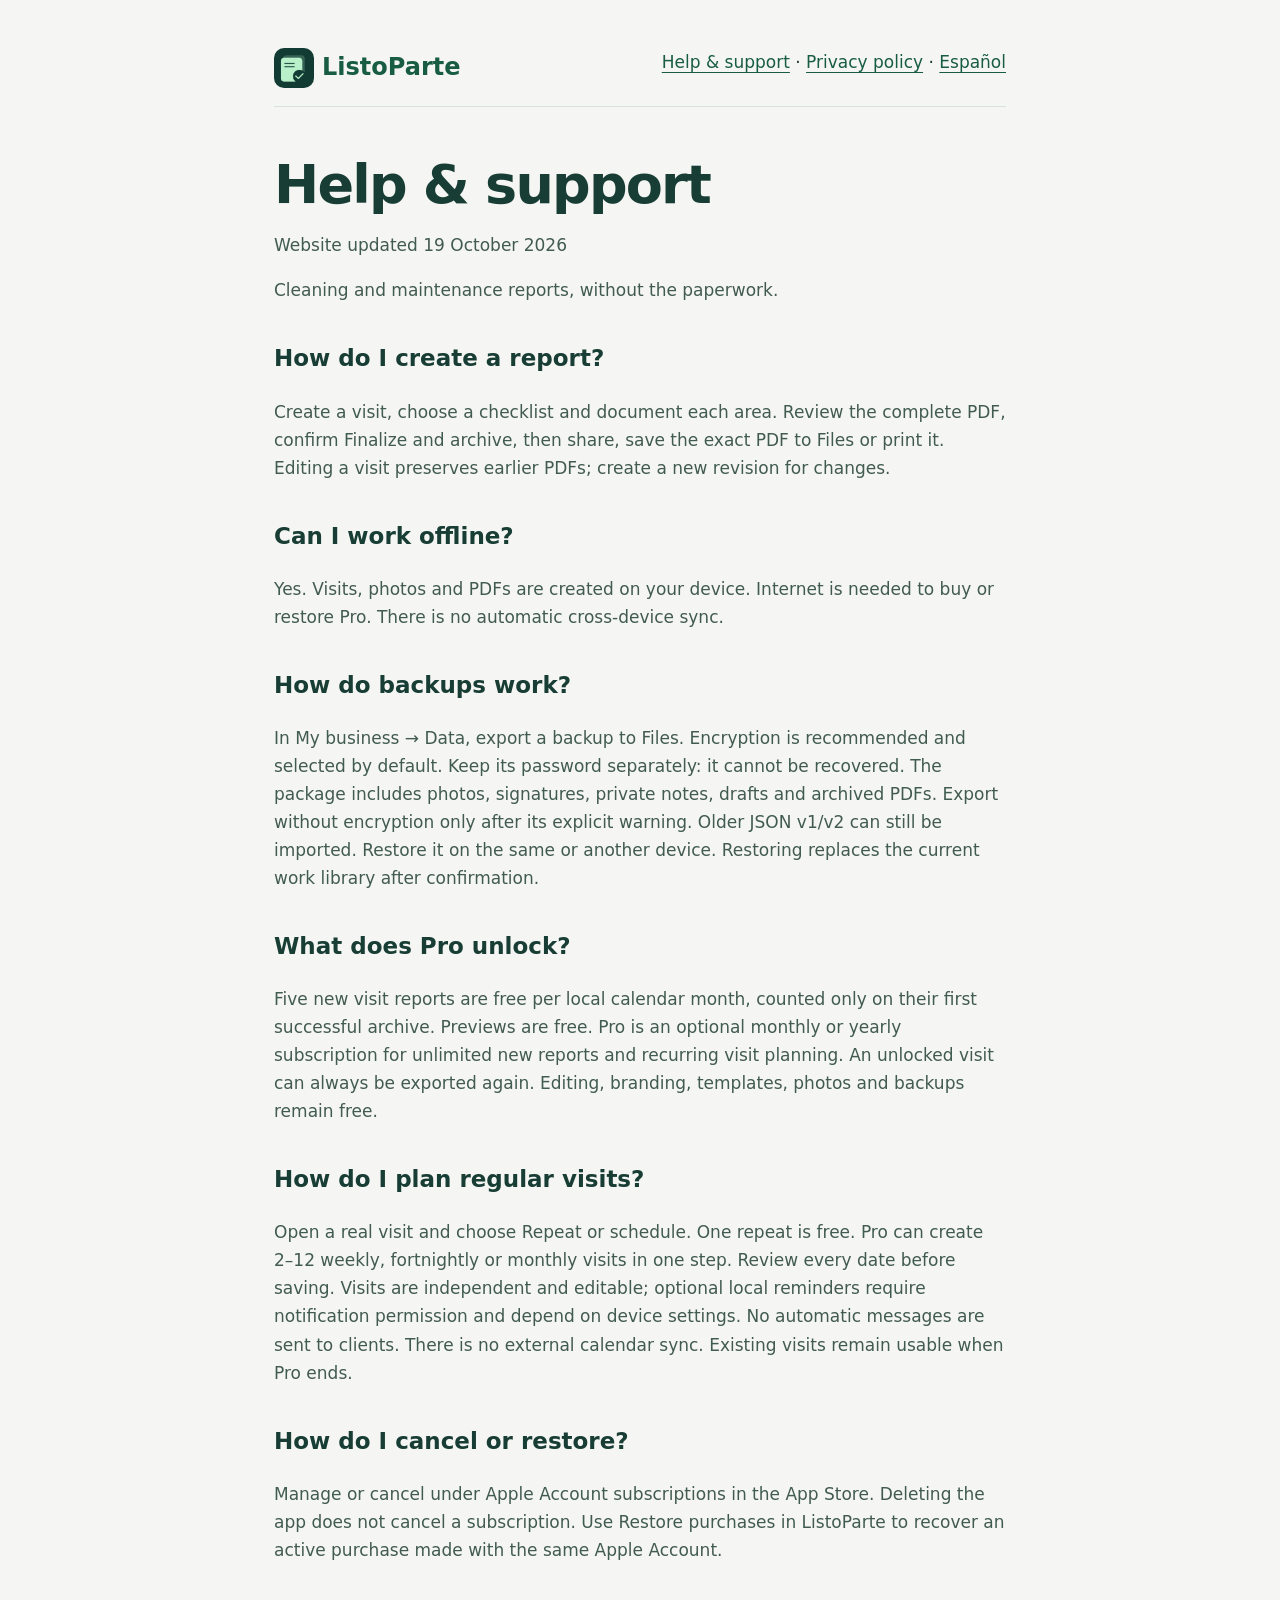
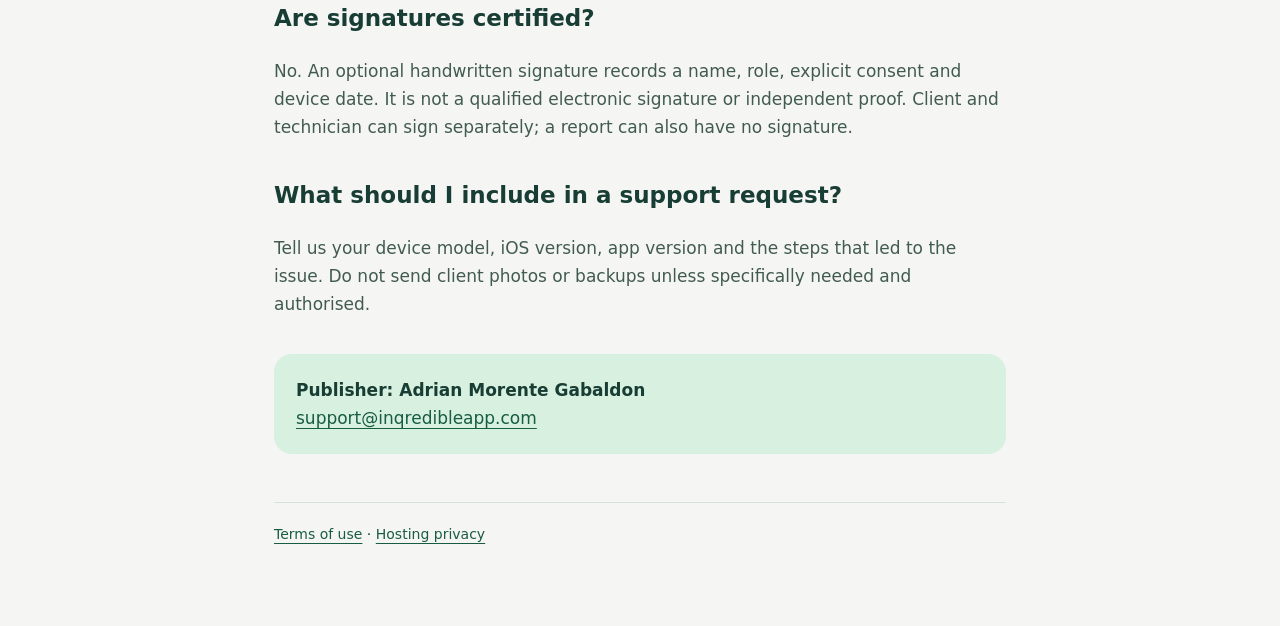
<file: listoparte/index.html>
<!doctype html><html lang="en"><head><meta charset="utf-8"><meta name="viewport" content="width=device-width,initial-scale=1"><meta name="referrer" content="no-referrer"><meta name="description" content="Help & support · ListoParte · Cleaning and maintenance reports, without the paperwork."><title>Help & support · ListoParte</title><link rel="canonical" href="https://inqredibleapp.com/listoparte/support.html"><link rel="icon" href="assets/app-icon.png"><link rel="stylesheet" href="style.css"></head><body><main><nav><a class="brand" href="support.html"><img src="assets/app-icon.png" alt="" width="40" height="40" style="vertical-align:middle;border-radius:10px;margin-right:8px">ListoParte</a><span><a href="support.html">Help & support</a> · <a href="privacy.html">Privacy policy</a> · <a href="es/support.html" lang="es">Español</a></span></nav><h1>Help & support</h1><p>Website updated 19 October 2026</p><p>Cleaning and maintenance reports, without the paperwork.</p><section><h2>How do I create a report?</h2><p>Create a visit, choose a checklist and document each area. Review the complete PDF, confirm Finalize and archive, then share, save the exact PDF to Files or print it. Editing a visit preserves earlier PDFs; create a new revision for changes.</p></section><section><h2>Can I work offline?</h2><p>Yes. Visits, photos and PDFs are created on your device. Internet is needed to buy or restore Pro. There is no automatic cross-device sync.</p></section><section><h2>How do backups work?</h2><p>In My business → Data, export a backup to Files. Encryption is recommended and selected by default. Keep its password separately: it cannot be recovered. The package includes photos, signatures, private notes, drafts and archived PDFs. Export without encryption only after its explicit warning. Older JSON v1/v2 can still be imported. Restore it on the same or another device. Restoring replaces the current work library after confirmation.</p></section><section><h2>What does Pro unlock?</h2><p>Five new visit reports are free per local calendar month, counted only on their first successful archive. Previews are free. Pro is an optional monthly or yearly subscription for unlimited new reports and recurring visit planning. An unlocked visit can always be exported again. Editing, branding, templates, photos and backups remain free.</p></section><section><h2>How do I plan regular visits?</h2><p>Open a real visit and choose Repeat or schedule. One repeat is free. Pro can create 2–12 weekly, fortnightly or monthly visits in one step. Review every date before saving. Visits are independent and editable; optional local reminders require notification permission and depend on device settings. No automatic messages are sent to clients. There is no external calendar sync. Existing visits remain usable when Pro ends.</p></section><section><h2>How do I cancel or restore?</h2><p>Manage or cancel under Apple Account subscriptions in the App Store. Deleting the app does not cancel a subscription. Use Restore purchases in ListoParte to recover an active purchase made with the same Apple Account.</p></section><section><h2>Are signatures certified?</h2><p>No. An optional handwritten signature records a name, role, explicit consent and device date. It is not a qualified electronic signature or independent proof. Client and technician can sign separately; a report can also have no signature.</p></section><section><h2>What should I include in a support request?</h2><p>Tell us your device model, iOS version, app version and the steps that led to the issue. Do not send client photos or backups unless specifically needed and authorised.</p></section><div class="contact"><strong>Publisher: Adrian Morente Gabaldon</strong><br><a href="mailto:support@inqredibleapp.com?subject=ListoParte%20Support">support@inqredibleapp.com</a></div><footer><a href="https://www.apple.com/legal/internet-services/itunes/dev/stdeula/">Terms of use</a> · <a href="https://docs.github.com/en/site-policy/privacy-policies/github-general-privacy-statement">Hosting privacy</a></footer></main></body></html>
</file>
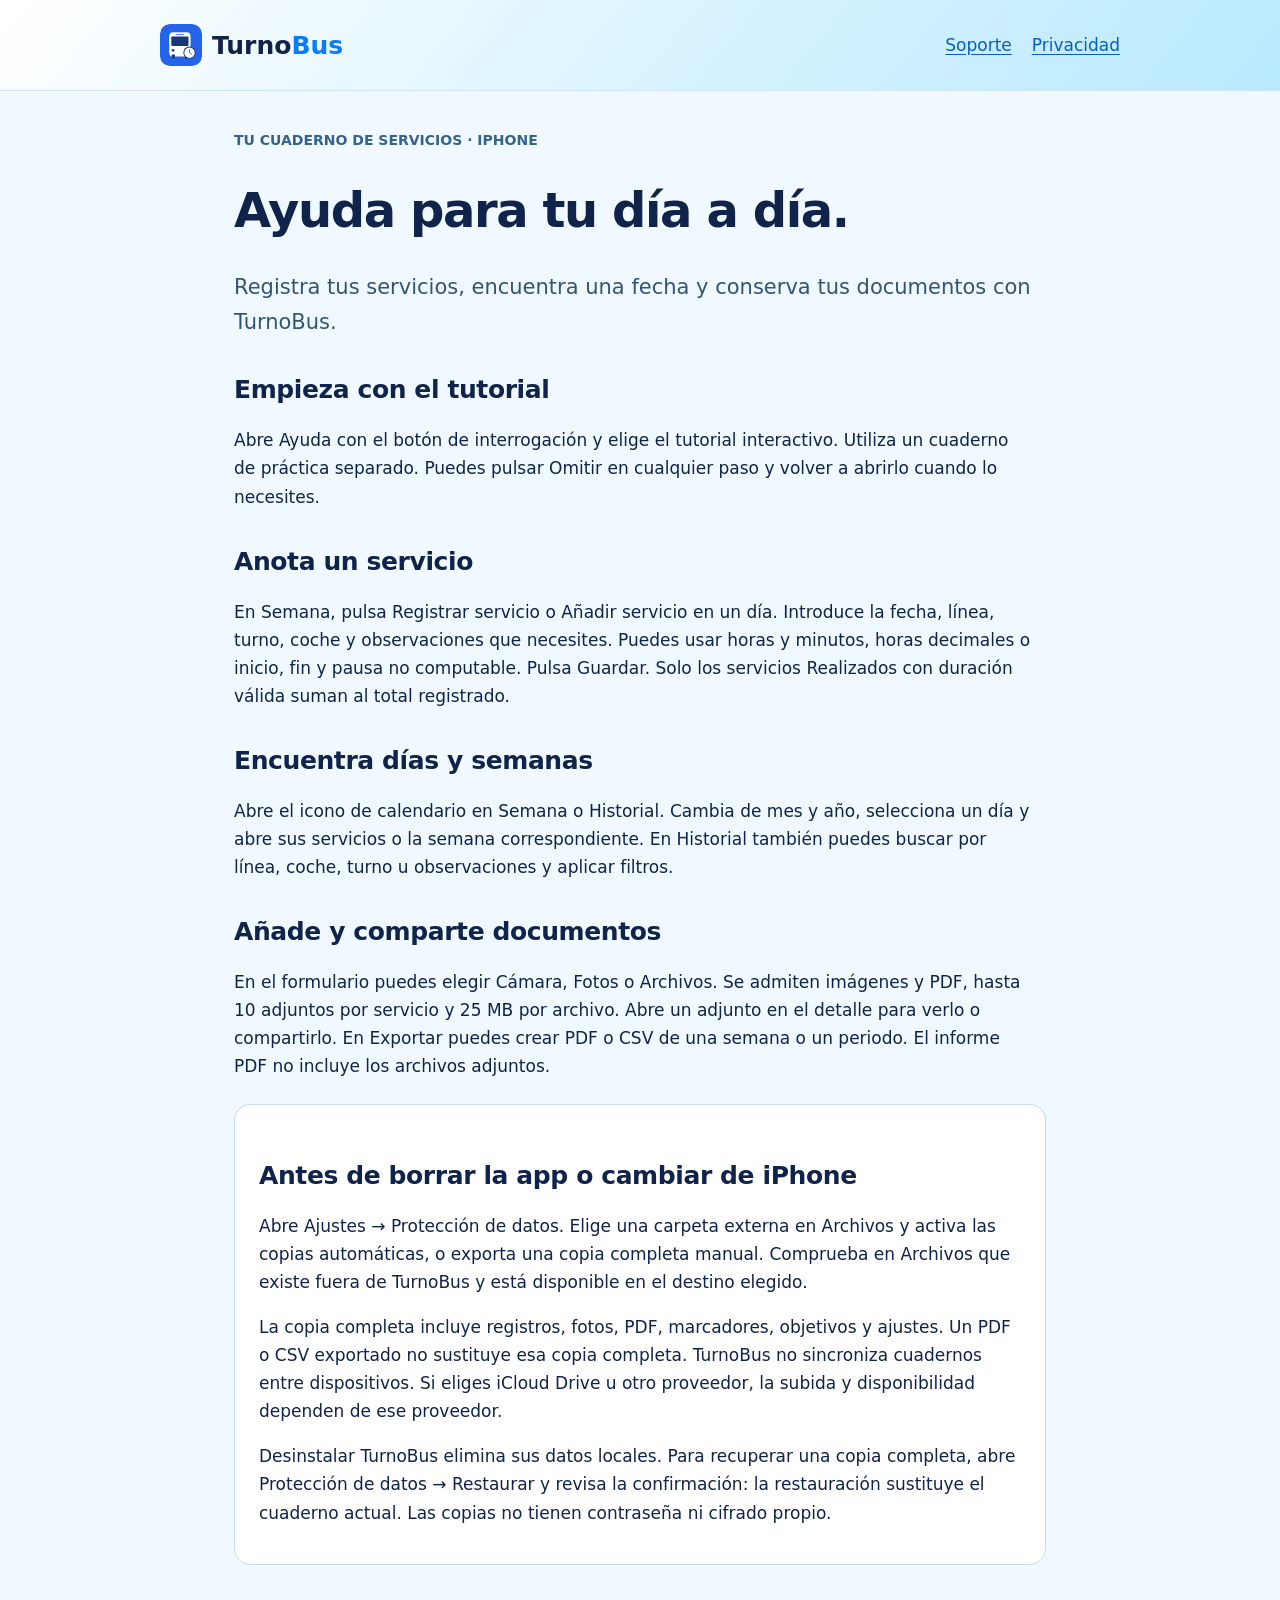
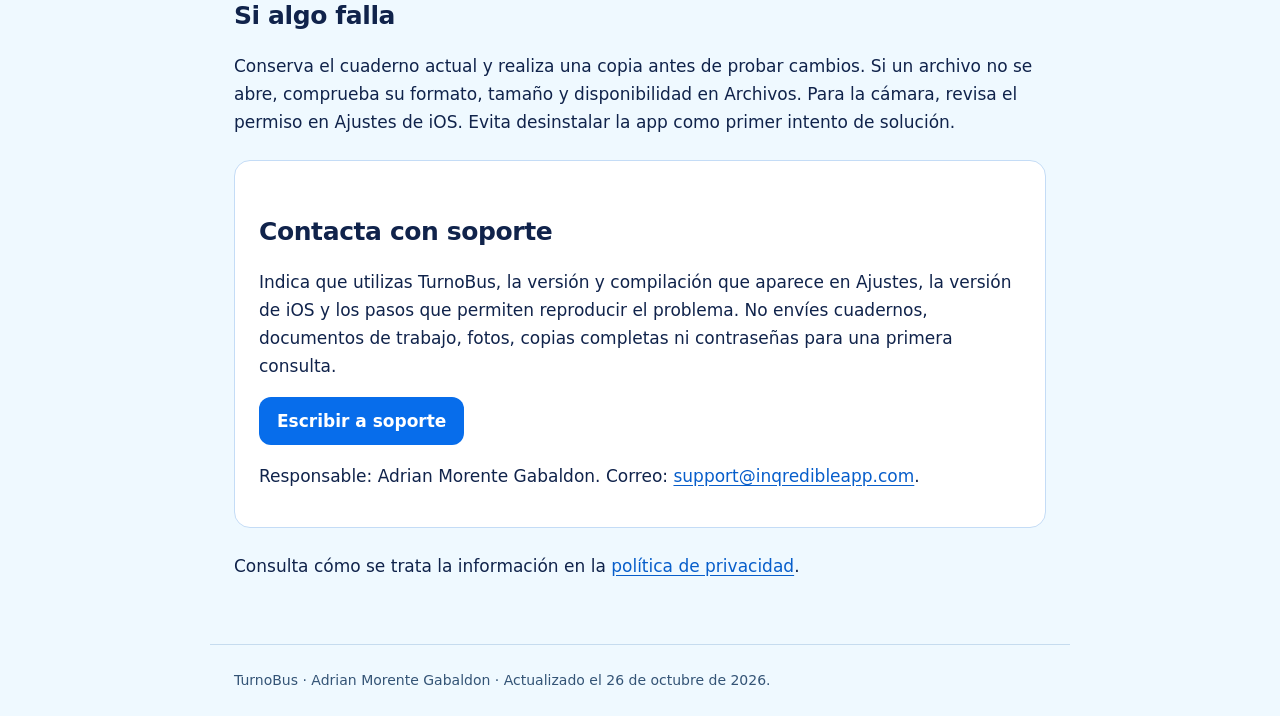
<file: turnobus/index.html>
<!doctype html><html lang="es"><meta charset="utf-8"><meta name="viewport" content="width=device-width,initial-scale=1"><meta http-equiv="refresh" content="0;url=es/soporte.html"><title>TurnoBus</title><link rel="canonical" href="https://inqredibleapp.com/turnobus/es/soporte.html"><a href="es/soporte.html">Continuar a TurnoBus</a></html>
</file>
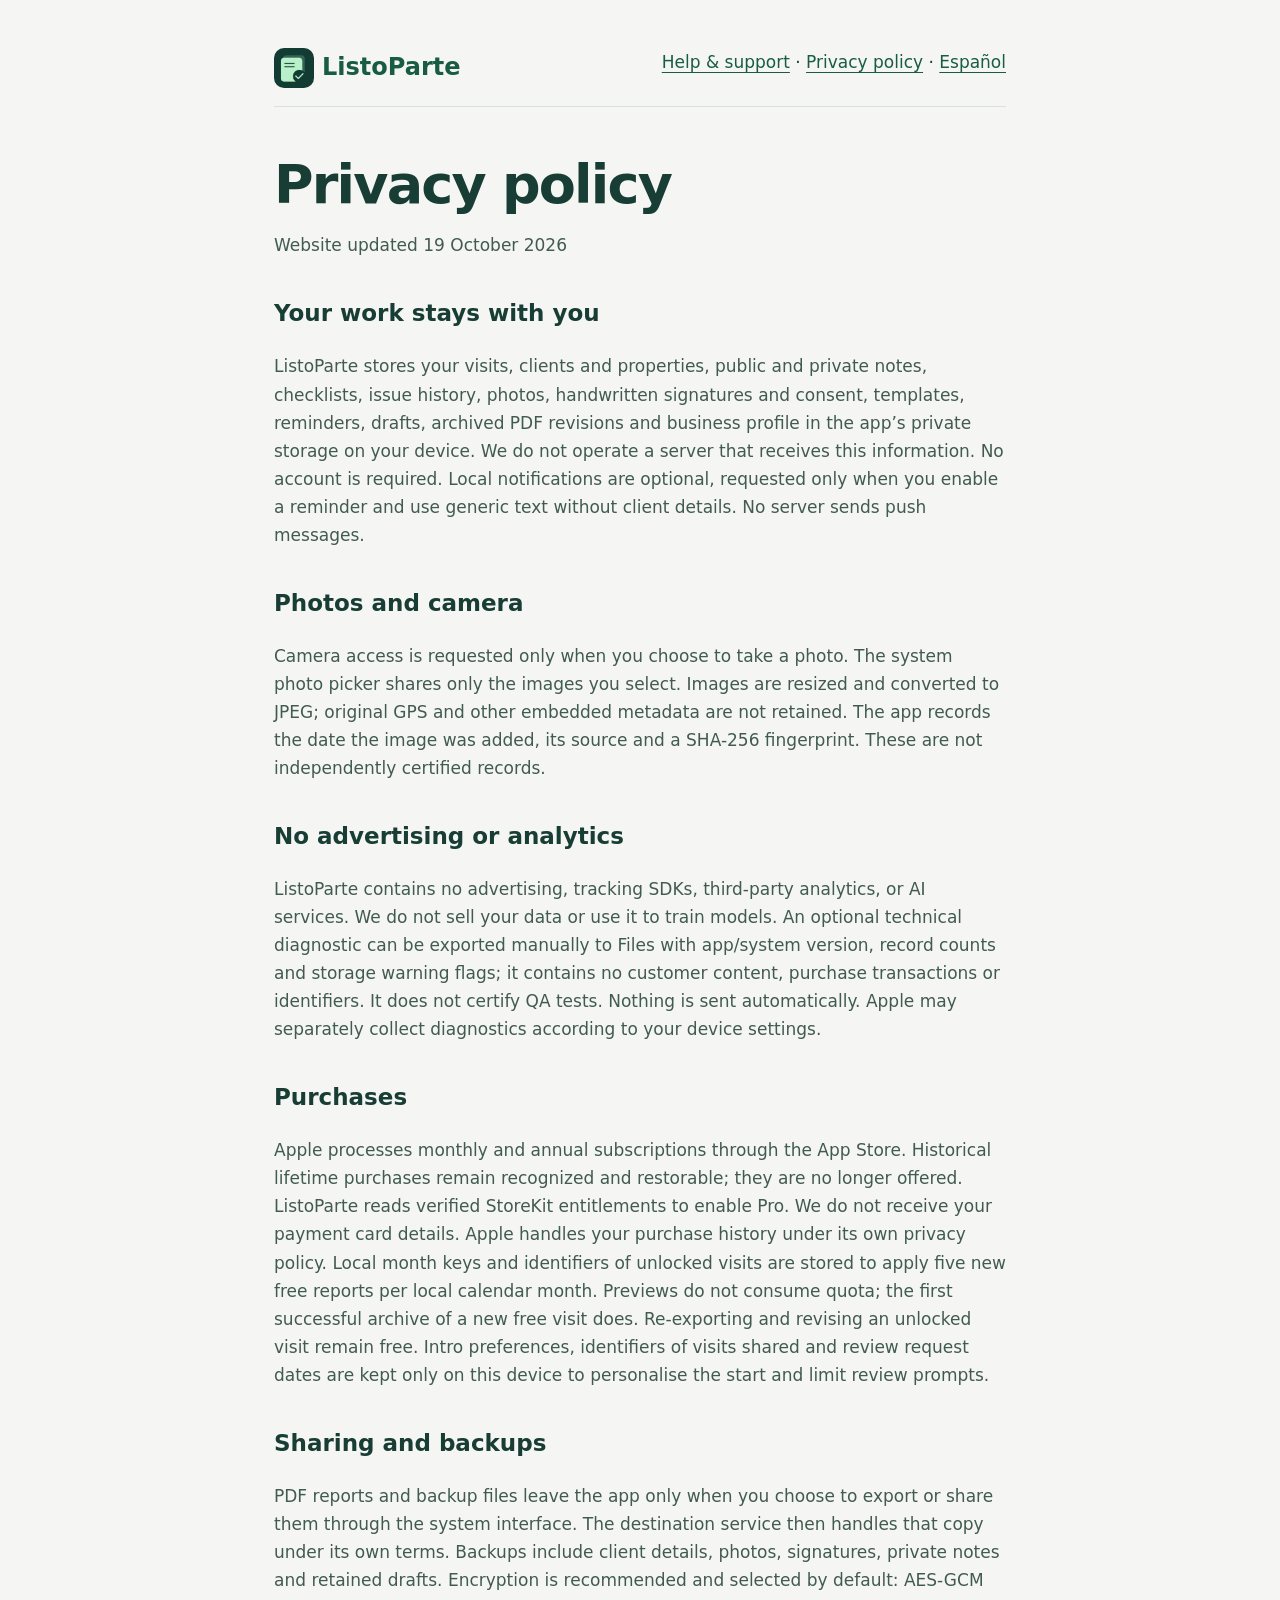
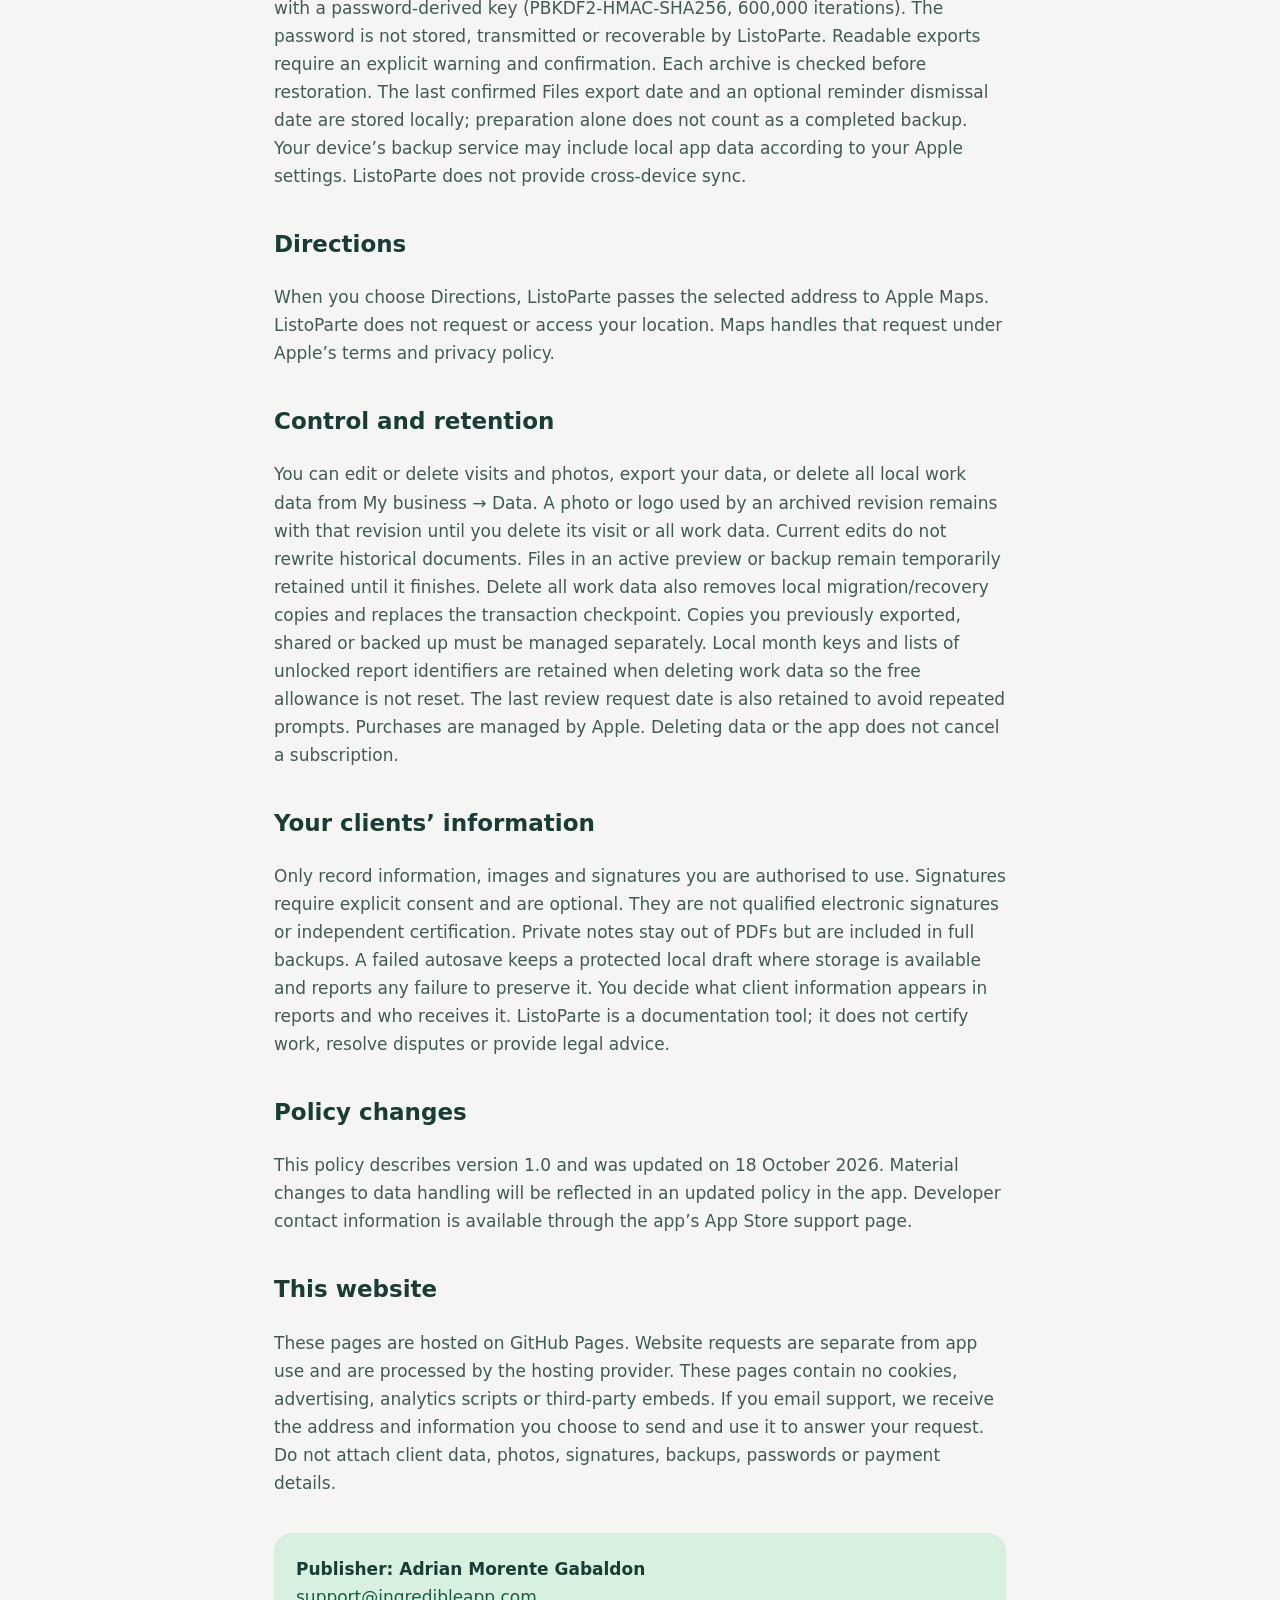
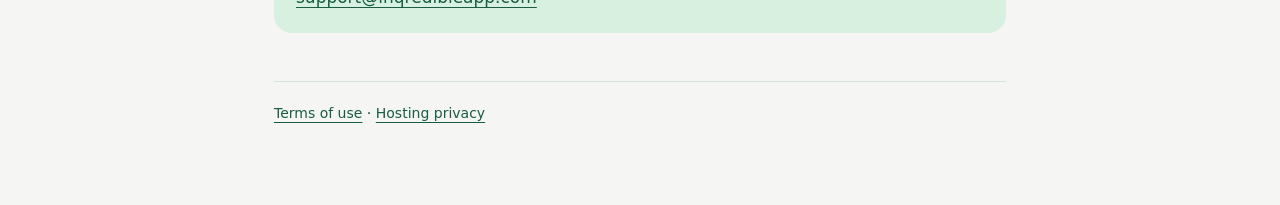
<file: listoparte/privacy.html>
<!doctype html><html lang="en"><head><meta charset="utf-8"><meta name="viewport" content="width=device-width,initial-scale=1"><meta name="referrer" content="no-referrer"><meta name="description" content="Privacy policy · ListoParte · Cleaning and maintenance reports, without the paperwork."><title>Privacy policy · ListoParte</title><link rel="canonical" href="https://inqredibleapp.com/listoparte/privacy.html"><link rel="icon" href="assets/app-icon.png"><link rel="stylesheet" href="style.css"></head><body><main><nav><a class="brand" href="support.html"><img src="assets/app-icon.png" alt="" width="40" height="40" style="vertical-align:middle;border-radius:10px;margin-right:8px">ListoParte</a><span><a href="support.html">Help & support</a> · <a href="privacy.html">Privacy policy</a> · <a href="es/privacy.html" lang="es">Español</a></span></nav><h1>Privacy policy</h1><p>Website updated 19 October 2026</p><section><h2>Your work stays with you</h2><p>ListoParte stores your visits, clients and properties, public and private notes, checklists, issue history, photos, handwritten signatures and consent, templates, reminders, drafts, archived PDF revisions and business profile in the app’s private storage on your device. We do not operate a server that receives this information. No account is required. Local notifications are optional, requested only when you enable a reminder and use generic text without client details. No server sends push messages.</p></section><section><h2>Photos and camera</h2><p>Camera access is requested only when you choose to take a photo. The system photo picker shares only the images you select. Images are resized and converted to JPEG; original GPS and other embedded metadata are not retained. The app records the date the image was added, its source and a SHA-256 fingerprint. These are not independently certified records.</p></section><section><h2>No advertising or analytics</h2><p>ListoParte contains no advertising, tracking SDKs, third-party analytics, or AI services. We do not sell your data or use it to train models. An optional technical diagnostic can be exported manually to Files with app/system version, record counts and storage warning flags; it contains no customer content, purchase transactions or identifiers. It does not certify QA tests. Nothing is sent automatically. Apple may separately collect diagnostics according to your device settings.</p></section><section><h2>Purchases</h2><p>Apple processes monthly and annual subscriptions through the App Store. Historical lifetime purchases remain recognized and restorable; they are no longer offered. ListoParte reads verified StoreKit entitlements to enable Pro. We do not receive your payment card details. Apple handles your purchase history under its own privacy policy. Local month keys and identifiers of unlocked visits are stored to apply five new free reports per local calendar month. Previews do not consume quota; the first successful archive of a new free visit does. Re-exporting and revising an unlocked visit remain free. Intro preferences, identifiers of visits shared and review request dates are kept only on this device to personalise the start and limit review prompts.</p></section><section><h2>Sharing and backups</h2><p>PDF reports and backup files leave the app only when you choose to export or share them through the system interface. The destination service then handles that copy under its own terms. Backups include client details, photos, signatures, private notes and retained drafts. Encryption is recommended and selected by default: AES-GCM with a password-derived key (PBKDF2-HMAC-SHA256, 600,000 iterations). The password is not stored, transmitted or recoverable by ListoParte. Readable exports require an explicit warning and confirmation. Each archive is checked before restoration. The last confirmed Files export date and an optional reminder dismissal date are stored locally; preparation alone does not count as a completed backup. Your device’s backup service may include local app data according to your Apple settings. ListoParte does not provide cross-device sync.</p></section><section><h2>Directions</h2><p>When you choose Directions, ListoParte passes the selected address to Apple Maps. ListoParte does not request or access your location. Maps handles that request under Apple’s terms and privacy policy.</p></section><section><h2>Control and retention</h2><p>You can edit or delete visits and photos, export your data, or delete all local work data from My business → Data. A photo or logo used by an archived revision remains with that revision until you delete its visit or all work data. Current edits do not rewrite historical documents. Files in an active preview or backup remain temporarily retained until it finishes. Delete all work data also removes local migration/recovery copies and replaces the transaction checkpoint. Copies you previously exported, shared or backed up must be managed separately. Local month keys and lists of unlocked report identifiers are retained when deleting work data so the free allowance is not reset. The last review request date is also retained to avoid repeated prompts. Purchases are managed by Apple. Deleting data or the app does not cancel a subscription.</p></section><section><h2>Your clients’ information</h2><p>Only record information, images and signatures you are authorised to use. Signatures require explicit consent and are optional. They are not qualified electronic signatures or independent certification. Private notes stay out of PDFs but are included in full backups. A failed autosave keeps a protected local draft where storage is available and reports any failure to preserve it. You decide what client information appears in reports and who receives it. ListoParte is a documentation tool; it does not certify work, resolve disputes or provide legal advice.</p></section><section><h2>Policy changes</h2><p>This policy describes version 1.0 and was updated on 18 October 2026. Material changes to data handling will be reflected in an updated policy in the app. Developer contact information is available through the app’s App Store support page.</p></section><section><h2>This website</h2><p>These pages are hosted on GitHub Pages. Website requests are separate from app use and are processed by the hosting provider. These pages contain no cookies, advertising, analytics scripts or third-party embeds. If you email support, we receive the address and information you choose to send and use it to answer your request. Do not attach client data, photos, signatures, backups, passwords or payment details.</p></section><div class="contact"><strong>Publisher: Adrian Morente Gabaldon</strong><br><a href="mailto:support@inqredibleapp.com?subject=ListoParte%20Support">support@inqredibleapp.com</a></div><footer><a href="https://www.apple.com/legal/internet-services/itunes/dev/stdeula/">Terms of use</a> · <a href="https://docs.github.com/en/site-policy/privacy-policies/github-general-privacy-statement">Hosting privacy</a></footer></main></body></html>
</file>
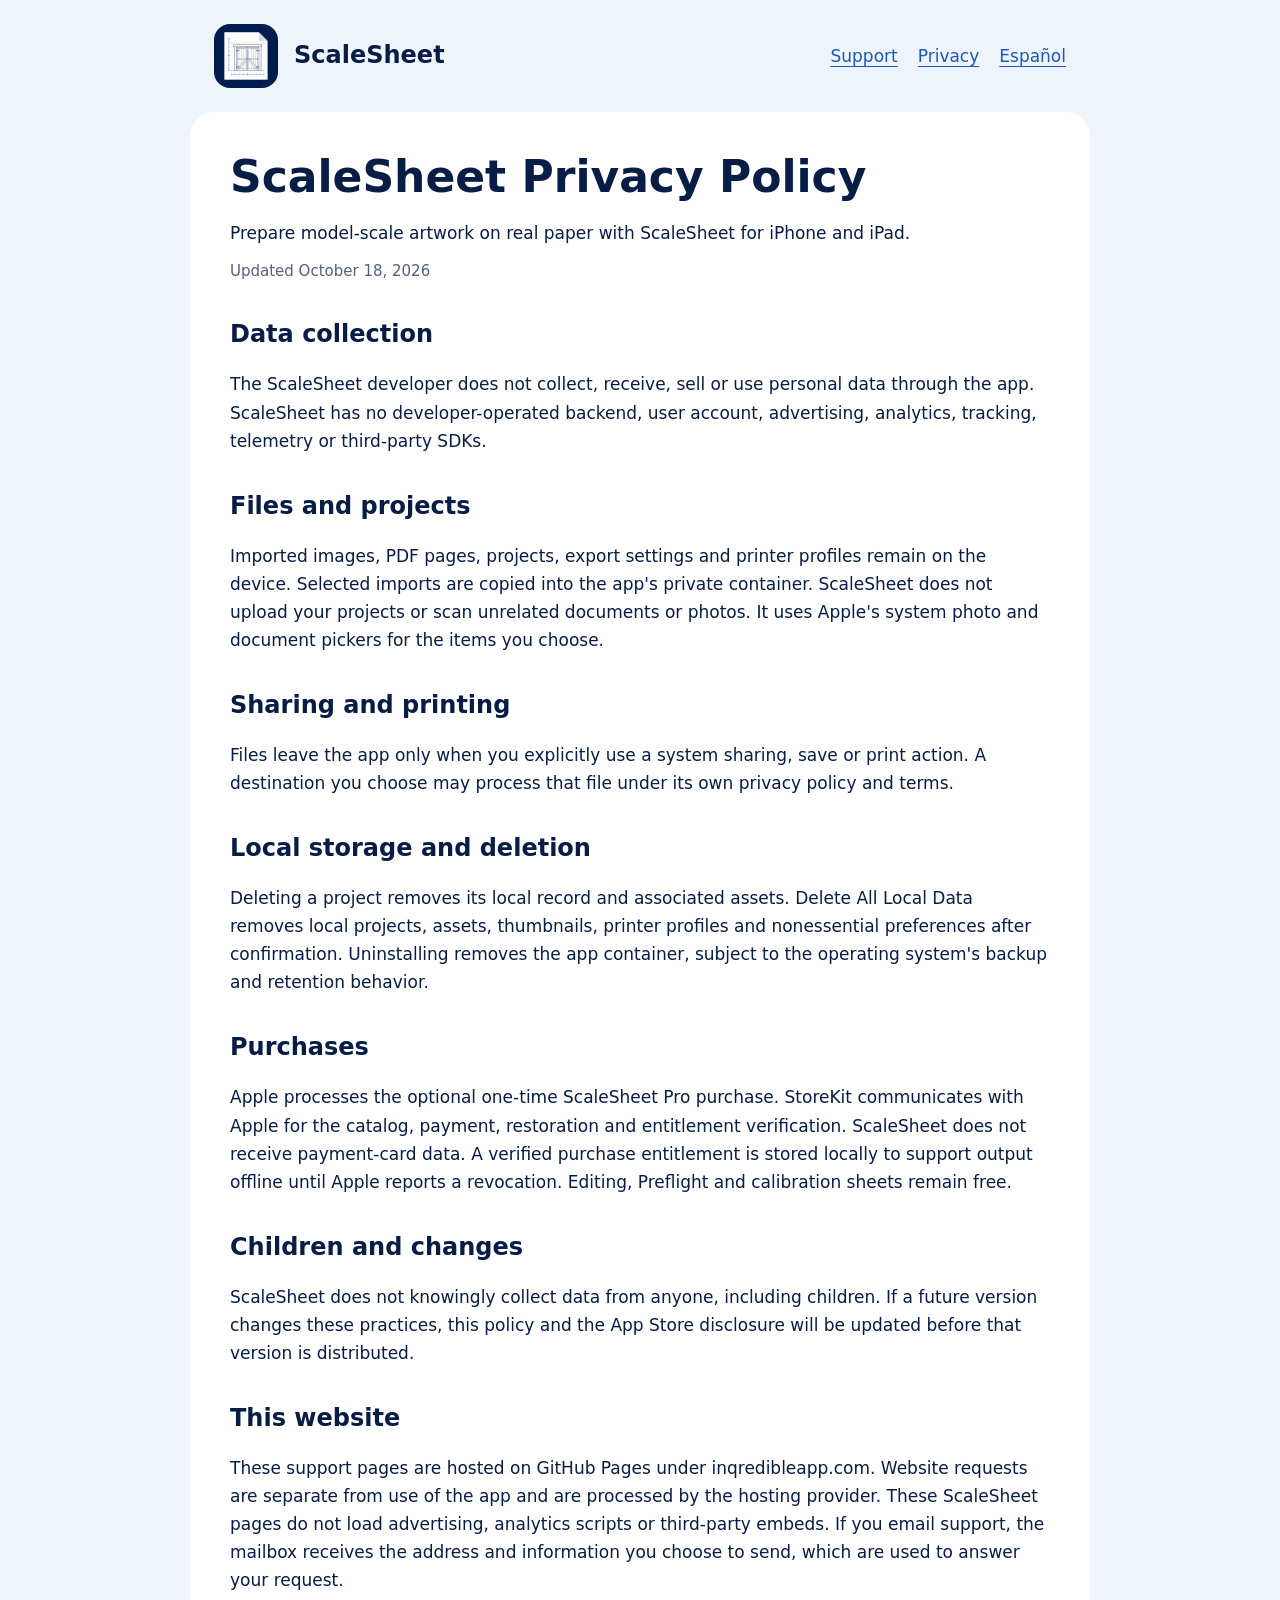
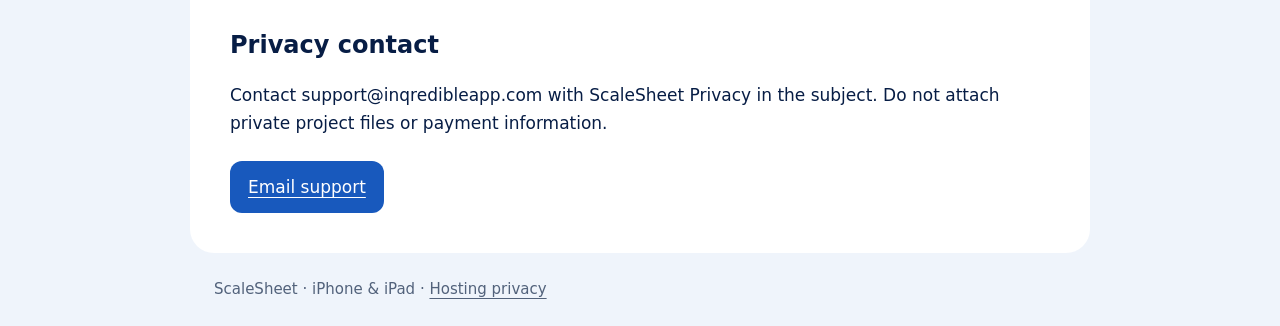
<file: scalesheet/privacy.html>
<!doctype html>
<html lang="en"><head><meta charset="utf-8"><meta name="viewport" content="width=device-width,initial-scale=1">
<title>ScaleSheet Privacy Policy</title><meta name="description" content="Prepare model-scale artwork on real paper with ScaleSheet for iPhone and iPad.">
<link rel="canonical" href="https://inqredibleapp.com/scalesheet/privacy.html"><link rel="alternate" hreflang="es" href="https://inqredibleapp.com/scalesheet/es/privacy.html">
<link rel="icon" href="assets/app-icon.png"><link rel="stylesheet" href="styles.css"></head>
<body><header><img src="assets/app-icon.png" alt="" width="64" height="64"><strong>ScaleSheet</strong><nav aria-label="Navigation"><a href="support.html">Support</a><a href="privacy.html">Privacy</a><a href="es/privacy.html" lang="es">Español</a></nav></header>
<main><h1>ScaleSheet Privacy Policy</h1><p>Prepare model-scale artwork on real paper with ScaleSheet for iPhone and iPad.</p><p class="muted">Updated October 18, 2026</p><section><h2>Data collection</h2><p>The ScaleSheet developer does not collect, receive, sell or use personal data through the app. ScaleSheet has no developer-operated backend, user account, advertising, analytics, tracking, telemetry or third-party SDKs.</p></section><section><h2>Files and projects</h2><p>Imported images, PDF pages, projects, export settings and printer profiles remain on the device. Selected imports are copied into the app&#x27;s private container. ScaleSheet does not upload your projects or scan unrelated documents or photos. It uses Apple&#x27;s system photo and document pickers for the items you choose.</p></section><section><h2>Sharing and printing</h2><p>Files leave the app only when you explicitly use a system sharing, save or print action. A destination you choose may process that file under its own privacy policy and terms.</p></section><section><h2>Local storage and deletion</h2><p>Deleting a project removes its local record and associated assets. Delete All Local Data removes local projects, assets, thumbnails, printer profiles and nonessential preferences after confirmation. Uninstalling removes the app container, subject to the operating system&#x27;s backup and retention behavior.</p></section><section><h2>Purchases</h2><p>Apple processes the optional one-time ScaleSheet Pro purchase. StoreKit communicates with Apple for the catalog, payment, restoration and entitlement verification. ScaleSheet does not receive payment-card data. A verified purchase entitlement is stored locally to support output offline until Apple reports a revocation. Editing, Preflight and calibration sheets remain free.</p></section><section><h2>Children and changes</h2><p>ScaleSheet does not knowingly collect data from anyone, including children. If a future version changes these practices, this policy and the App Store disclosure will be updated before that version is distributed.</p></section><section><h2>This website</h2><p>These support pages are hosted on GitHub Pages under inqredibleapp.com. Website requests are separate from use of the app and are processed by the hosting provider. These ScaleSheet pages do not load advertising, analytics scripts or third-party embeds. If you email support, the mailbox receives the address and information you choose to send, which are used to answer your request.</p></section><section><h2>Privacy contact</h2><p>Contact support@inqredibleapp.com with ScaleSheet Privacy in the subject. Do not attach private project files or payment information.</p></section><a class="contact" href="mailto:support@inqredibleapp.com?subject=ScaleSheet%20Privacy">Email support</a></main>
<footer>ScaleSheet · iPhone &amp; iPad · <a href="https://docs.github.com/en/site-policy/privacy-policies/github-general-privacy-statement">Hosting privacy</a></footer></body></html>
</file>
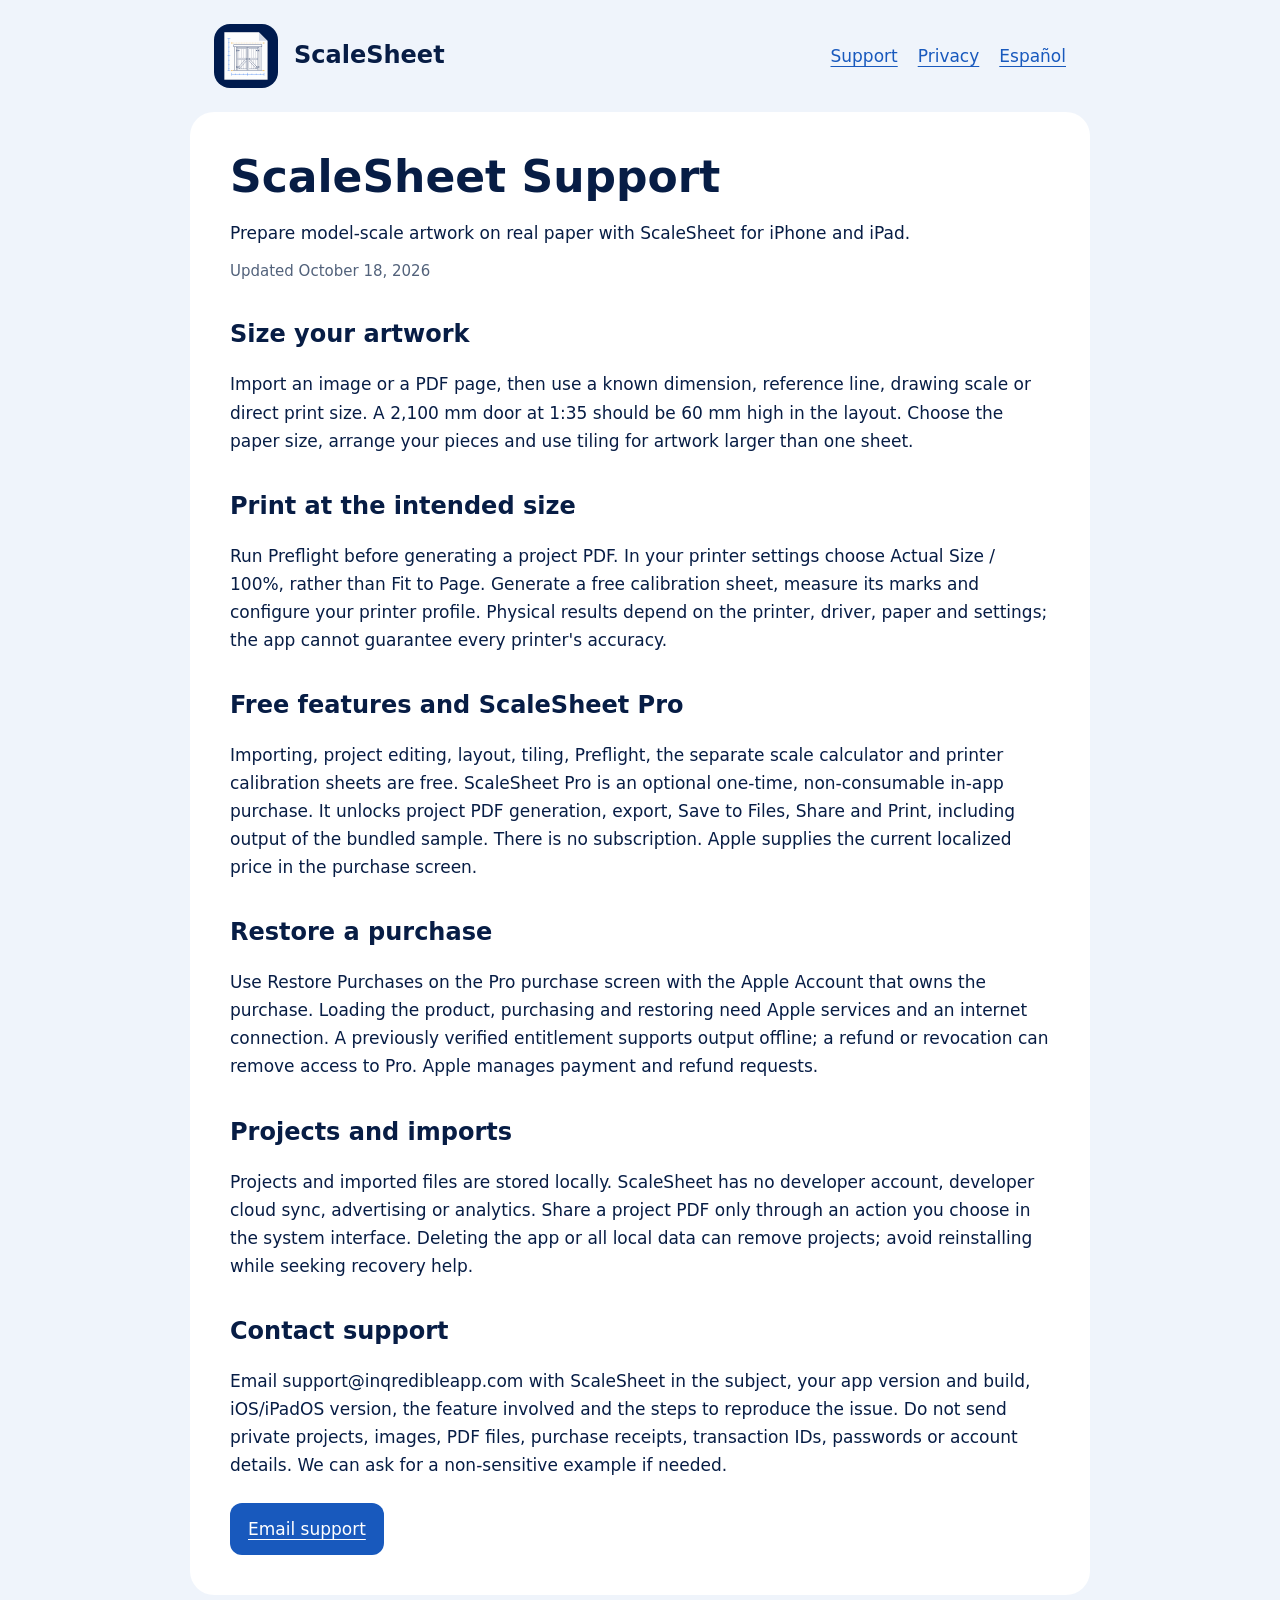
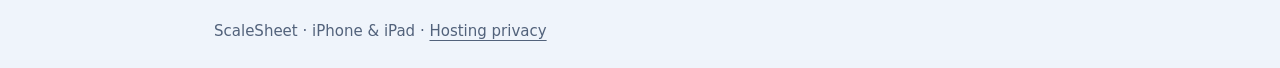
<file: scalesheet/support.html>
<!doctype html>
<html lang="en"><head><meta charset="utf-8"><meta name="viewport" content="width=device-width,initial-scale=1">
<title>ScaleSheet Support</title><meta name="description" content="Prepare model-scale artwork on real paper with ScaleSheet for iPhone and iPad.">
<link rel="canonical" href="https://inqredibleapp.com/scalesheet/support.html"><link rel="alternate" hreflang="es" href="https://inqredibleapp.com/scalesheet/es/soporte.html">
<link rel="icon" href="assets/app-icon.png"><link rel="stylesheet" href="styles.css"></head>
<body><header><img src="assets/app-icon.png" alt="" width="64" height="64"><strong>ScaleSheet</strong><nav aria-label="Navigation"><a href="support.html">Support</a><a href="privacy.html">Privacy</a><a href="es/soporte.html" lang="es">Español</a></nav></header>
<main><h1>ScaleSheet Support</h1><p>Prepare model-scale artwork on real paper with ScaleSheet for iPhone and iPad.</p><p class="muted">Updated October 18, 2026</p><section><h2>Size your artwork</h2><p>Import an image or a PDF page, then use a known dimension, reference line, drawing scale or direct print size. A 2,100 mm door at 1:35 should be 60 mm high in the layout. Choose the paper size, arrange your pieces and use tiling for artwork larger than one sheet.</p></section><section><h2>Print at the intended size</h2><p>Run Preflight before generating a project PDF. In your printer settings choose Actual Size / 100%, rather than Fit to Page. Generate a free calibration sheet, measure its marks and configure your printer profile. Physical results depend on the printer, driver, paper and settings; the app cannot guarantee every printer&#x27;s accuracy.</p></section><section><h2>Free features and ScaleSheet Pro</h2><p>Importing, project editing, layout, tiling, Preflight, the separate scale calculator and printer calibration sheets are free. ScaleSheet Pro is an optional one-time, non-consumable in-app purchase. It unlocks project PDF generation, export, Save to Files, Share and Print, including output of the bundled sample. There is no subscription. Apple supplies the current localized price in the purchase screen.</p></section><section><h2>Restore a purchase</h2><p>Use Restore Purchases on the Pro purchase screen with the Apple Account that owns the purchase. Loading the product, purchasing and restoring need Apple services and an internet connection. A previously verified entitlement supports output offline; a refund or revocation can remove access to Pro. Apple manages payment and refund requests.</p></section><section><h2>Projects and imports</h2><p>Projects and imported files are stored locally. ScaleSheet has no developer account, developer cloud sync, advertising or analytics. Share a project PDF only through an action you choose in the system interface. Deleting the app or all local data can remove projects; avoid reinstalling while seeking recovery help.</p></section><section><h2>Contact support</h2><p>Email support@inqredibleapp.com with ScaleSheet in the subject, your app version and build, iOS/iPadOS version, the feature involved and the steps to reproduce the issue. Do not send private projects, images, PDF files, purchase receipts, transaction IDs, passwords or account details. We can ask for a non-sensitive example if needed.</p></section><a class="contact" href="mailto:support@inqredibleapp.com?subject=ScaleSheet%20Support">Email support</a></main>
<footer>ScaleSheet · iPhone &amp; iPad · <a href="https://docs.github.com/en/site-policy/privacy-policies/github-general-privacy-statement">Hosting privacy</a></footer></body></html>
</file>
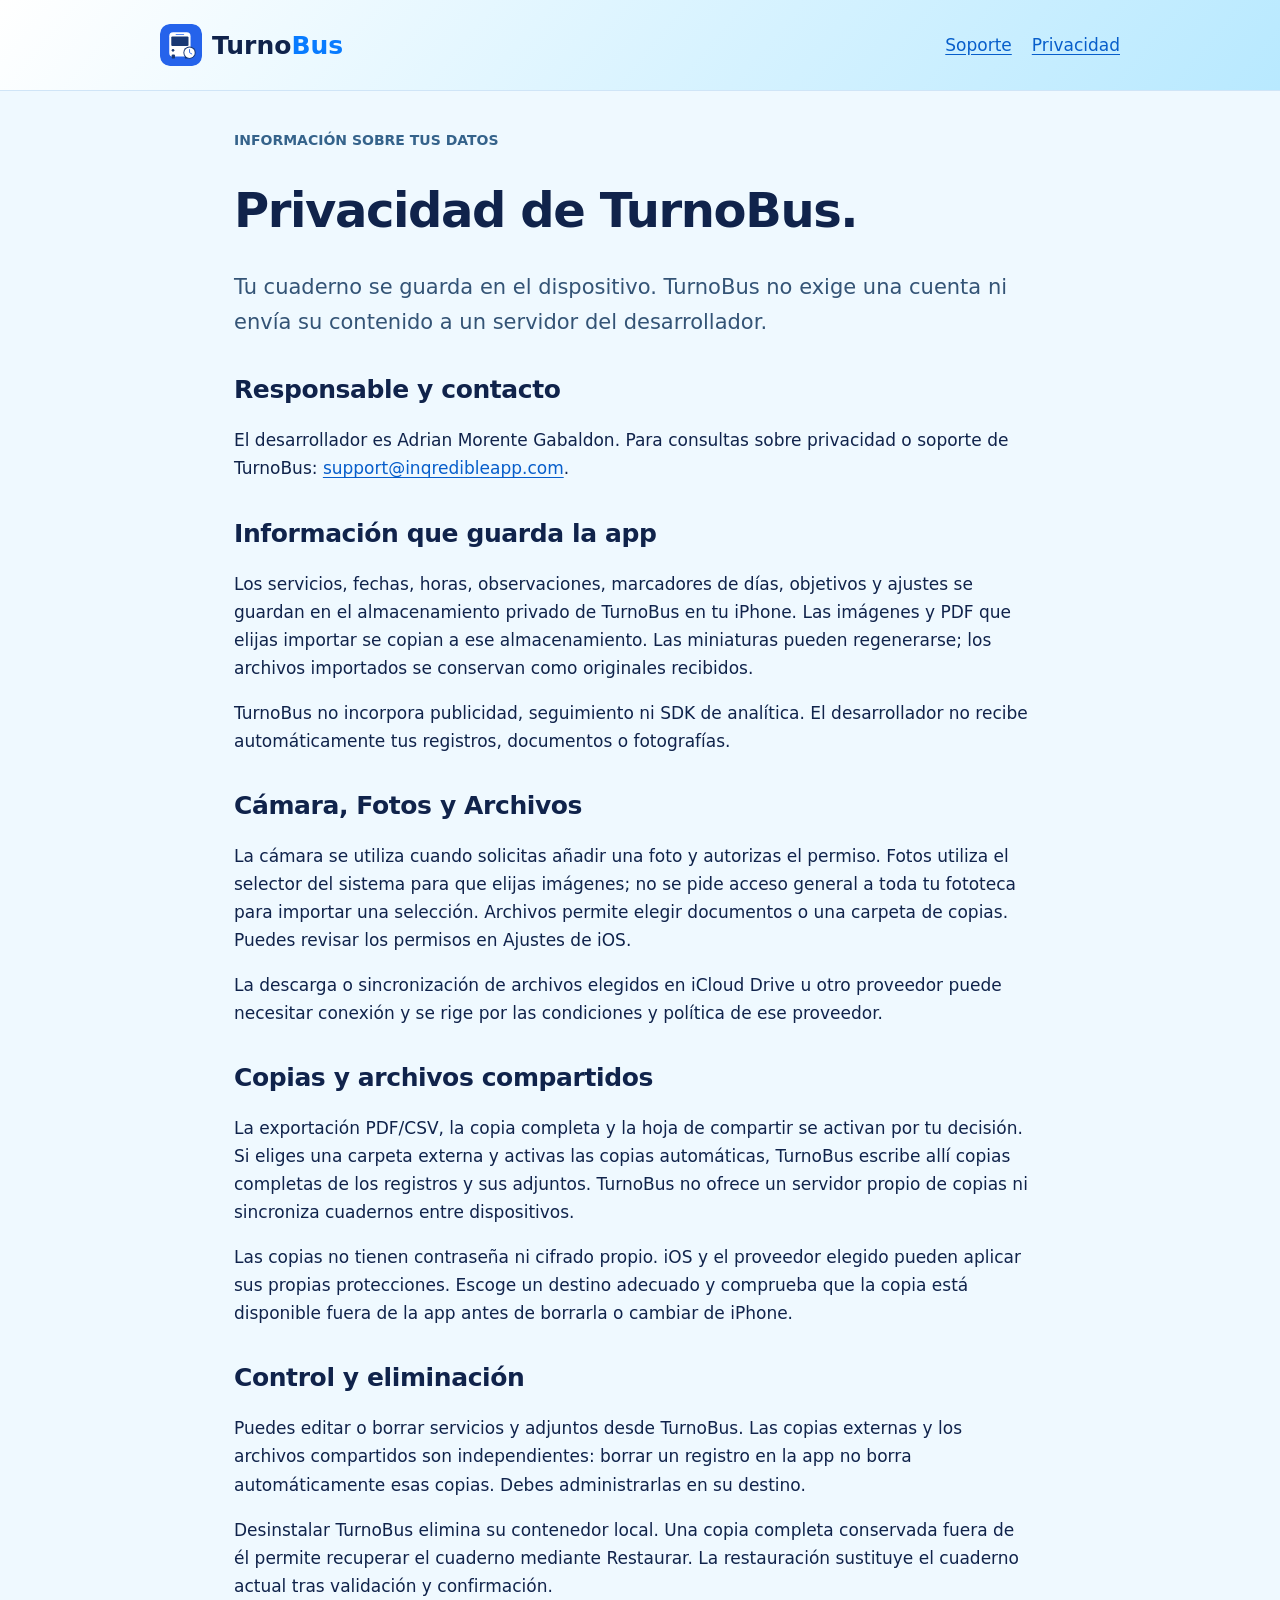
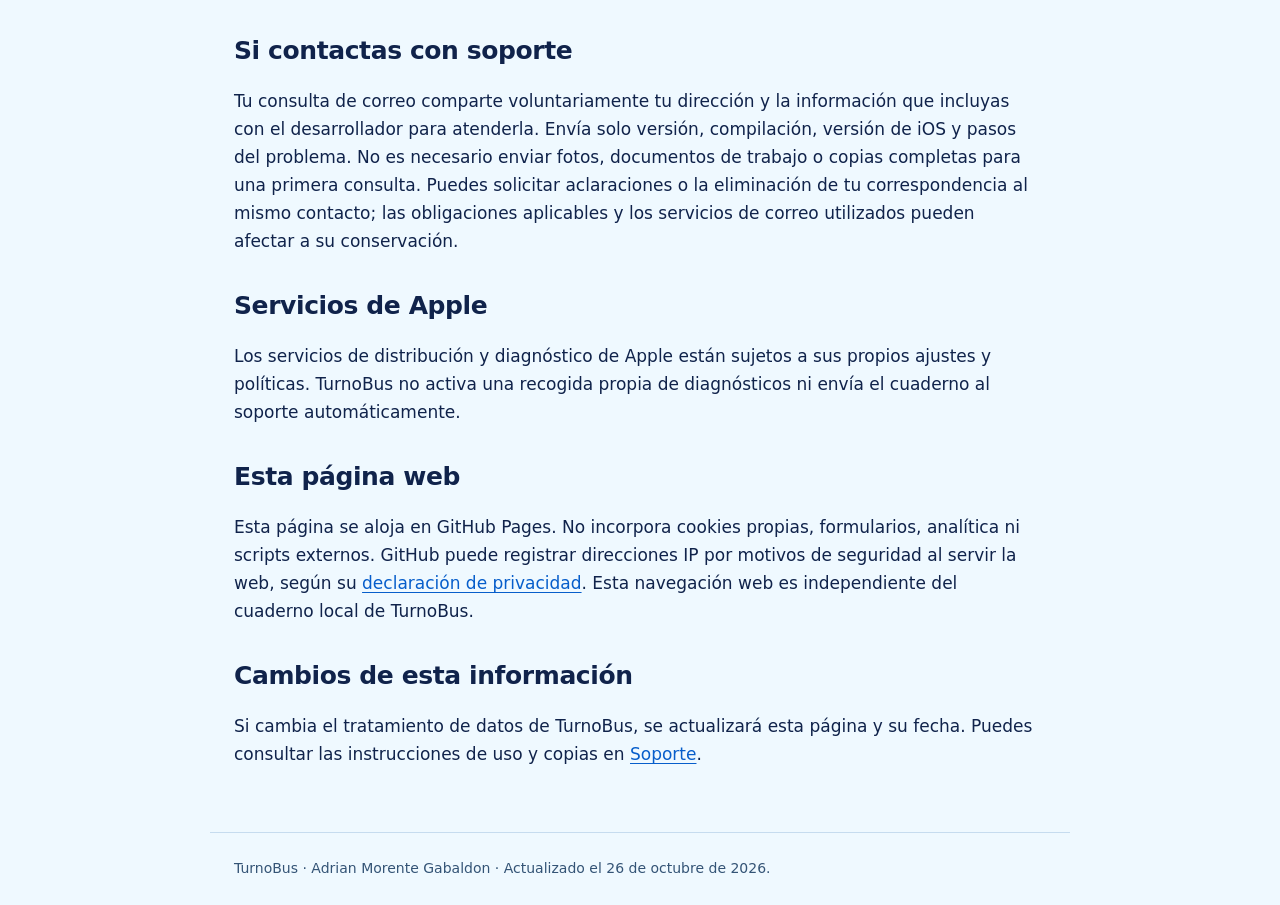
<file: turnobus/privacy.html>
<!doctype html><html lang="es"><meta charset="utf-8"><meta name="viewport" content="width=device-width,initial-scale=1"><meta http-equiv="refresh" content="0;url=es/privacy.html"><title>TurnoBus</title><link rel="canonical" href="https://inqredibleapp.com/turnobus/es/privacy.html"><a href="es/privacy.html">Continuar a TurnoBus</a></html>
</file>
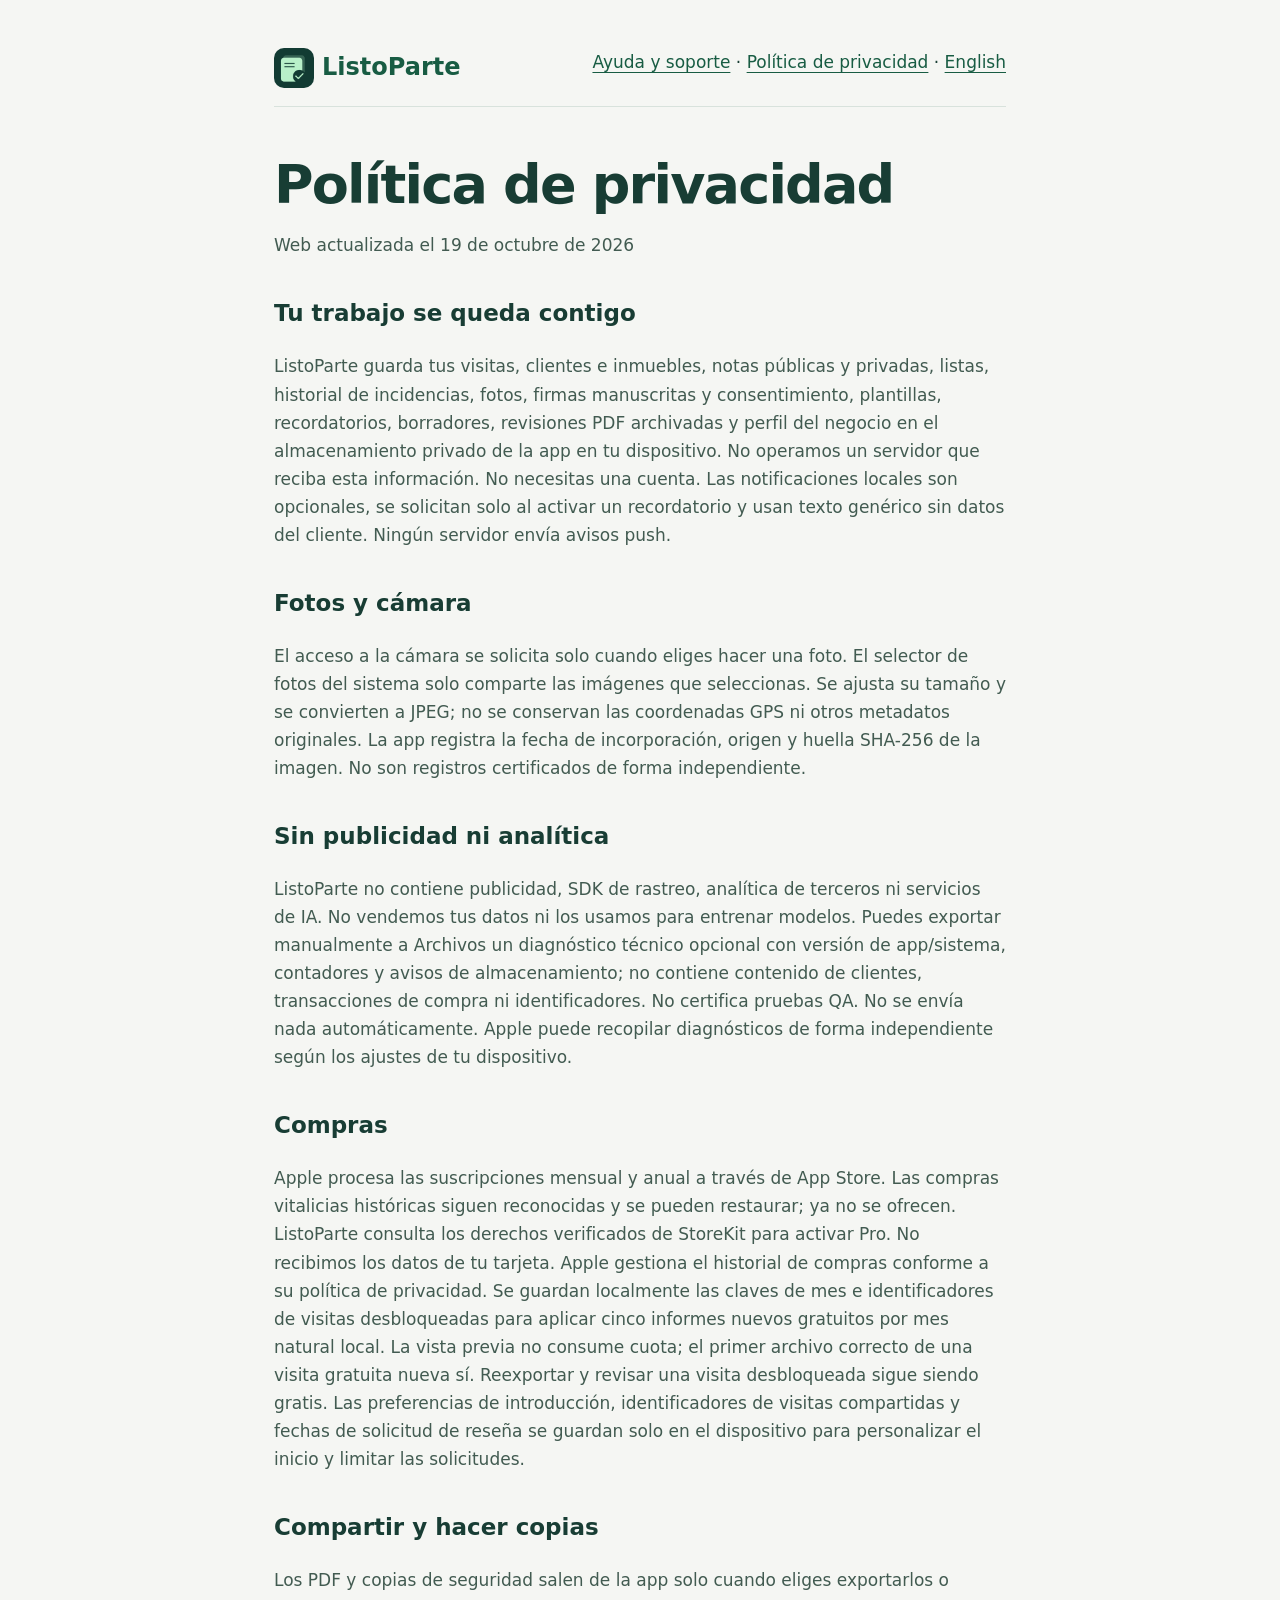
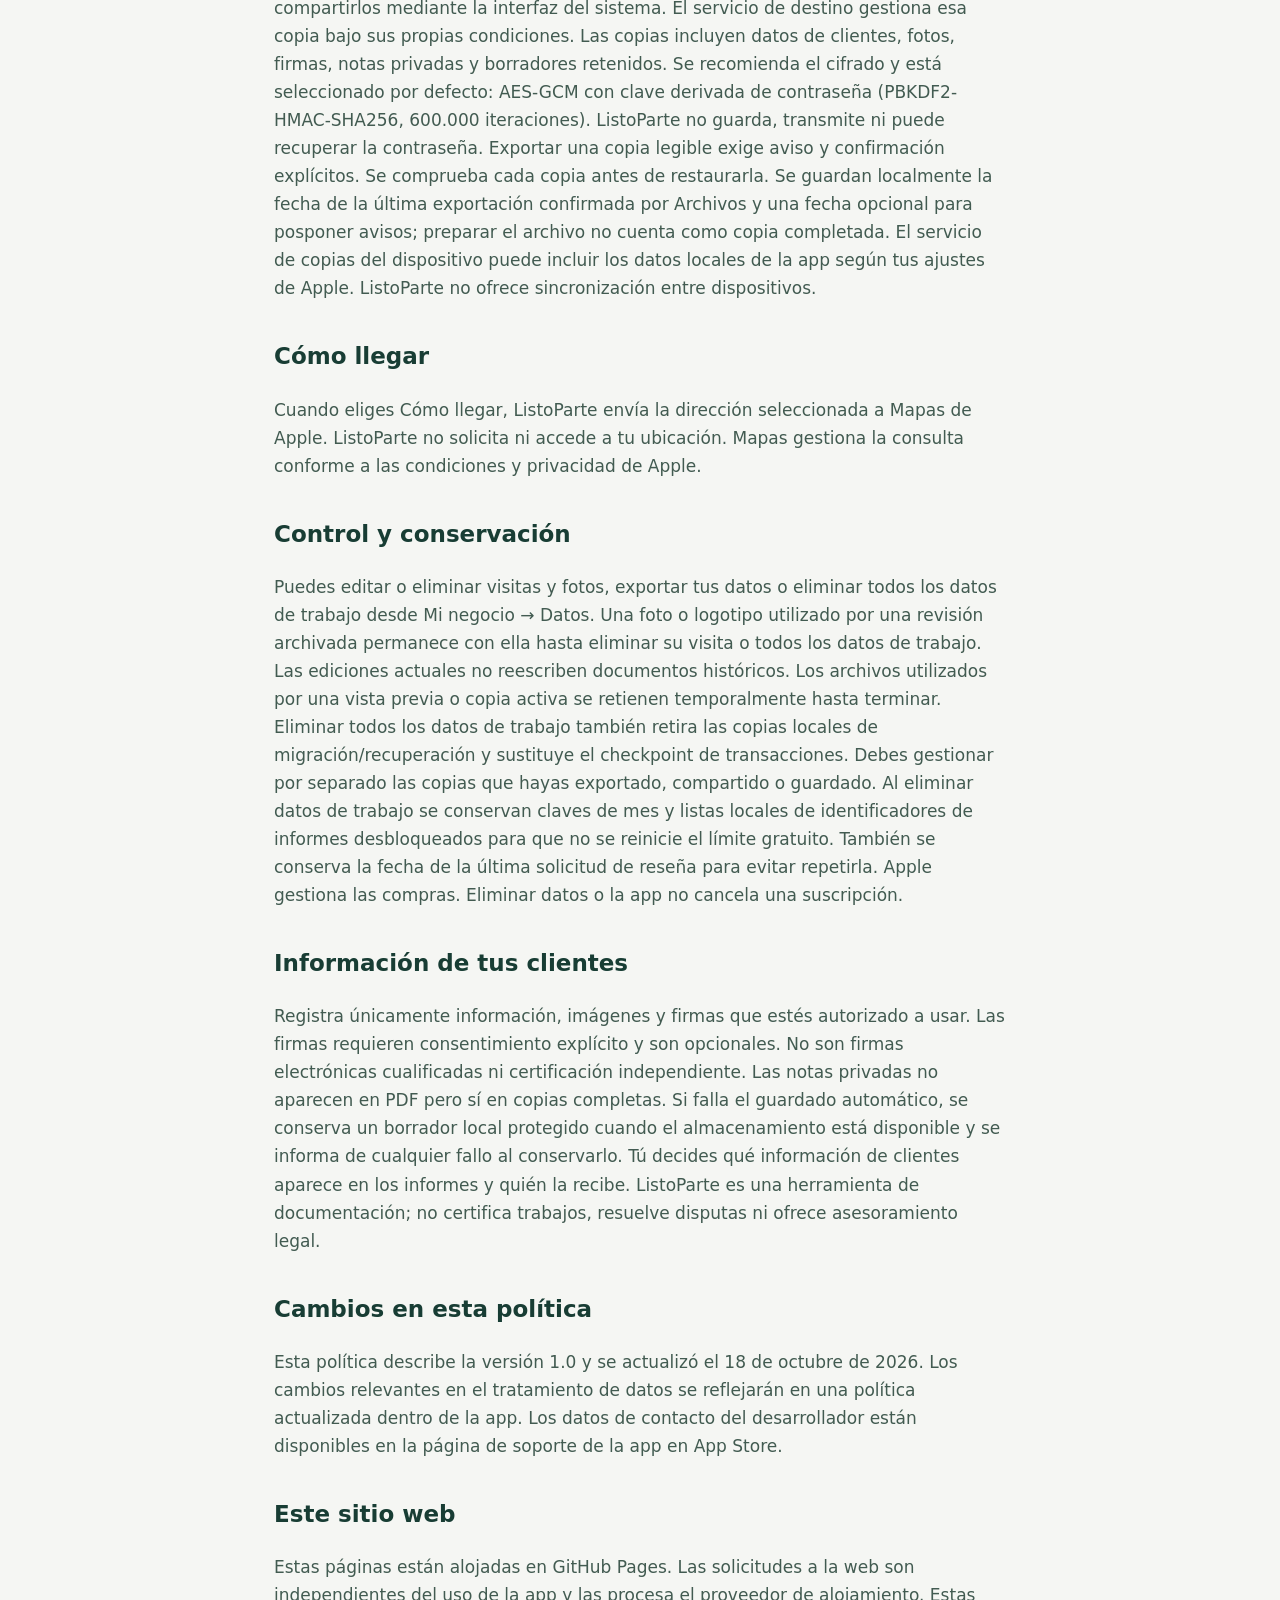
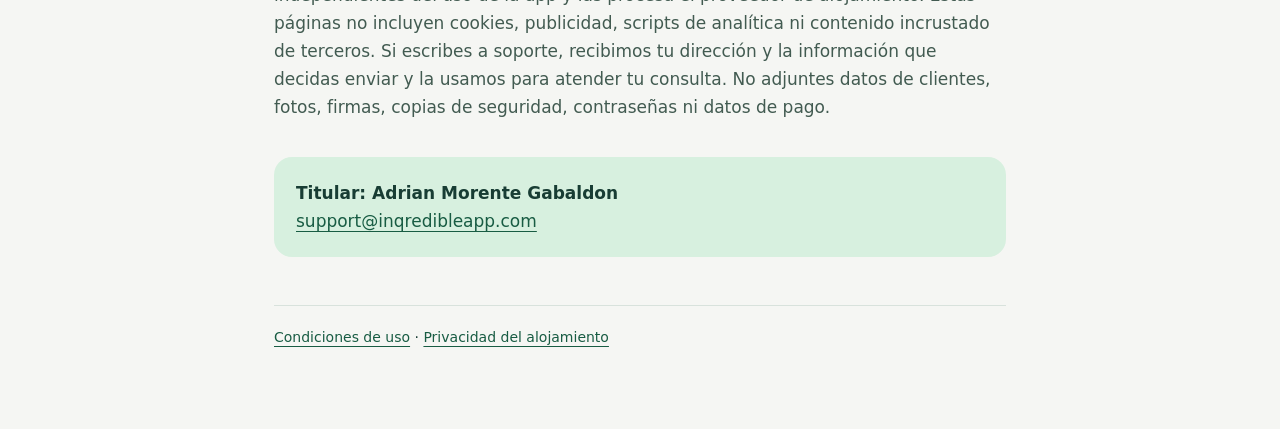
<file: listoparte/es/privacy.html>
<!doctype html><html lang="es"><head><meta charset="utf-8"><meta name="viewport" content="width=device-width,initial-scale=1"><meta name="referrer" content="no-referrer"><meta name="description" content="Política de privacidad · ListoParte · Partes de limpieza y mantenimiento, sin papeleo."><title>Política de privacidad · ListoParte</title><link rel="canonical" href="https://inqredibleapp.com/listoparte/es/privacy.html"><link rel="icon" href="../assets/app-icon.png"><link rel="stylesheet" href="../style.css"></head><body><main><nav><a class="brand" href="support.html"><img src="../assets/app-icon.png" alt="" width="40" height="40" style="vertical-align:middle;border-radius:10px;margin-right:8px">ListoParte</a><span><a href="support.html">Ayuda y soporte</a> · <a href="privacy.html">Política de privacidad</a> · <a href="../privacy.html" lang="en">English</a></span></nav><h1>Política de privacidad</h1><p>Web actualizada el 19 de octubre de 2026</p><section><h2>Tu trabajo se queda contigo</h2><p>ListoParte guarda tus visitas, clientes e inmuebles, notas públicas y privadas, listas, historial de incidencias, fotos, firmas manuscritas y consentimiento, plantillas, recordatorios, borradores, revisiones PDF archivadas y perfil del negocio en el almacenamiento privado de la app en tu dispositivo. No operamos un servidor que reciba esta información. No necesitas una cuenta. Las notificaciones locales son opcionales, se solicitan solo al activar un recordatorio y usan texto genérico sin datos del cliente. Ningún servidor envía avisos push.</p></section><section><h2>Fotos y cámara</h2><p>El acceso a la cámara se solicita solo cuando eliges hacer una foto. El selector de fotos del sistema solo comparte las imágenes que seleccionas. Se ajusta su tamaño y se convierten a JPEG; no se conservan las coordenadas GPS ni otros metadatos originales. La app registra la fecha de incorporación, origen y huella SHA-256 de la imagen. No son registros certificados de forma independiente.</p></section><section><h2>Sin publicidad ni analítica</h2><p>ListoParte no contiene publicidad, SDK de rastreo, analítica de terceros ni servicios de IA. No vendemos tus datos ni los usamos para entrenar modelos. Puedes exportar manualmente a Archivos un diagnóstico técnico opcional con versión de app/sistema, contadores y avisos de almacenamiento; no contiene contenido de clientes, transacciones de compra ni identificadores. No certifica pruebas QA. No se envía nada automáticamente. Apple puede recopilar diagnósticos de forma independiente según los ajustes de tu dispositivo.</p></section><section><h2>Compras</h2><p>Apple procesa las suscripciones mensual y anual a través de App Store. Las compras vitalicias históricas siguen reconocidas y se pueden restaurar; ya no se ofrecen. ListoParte consulta los derechos verificados de StoreKit para activar Pro. No recibimos los datos de tu tarjeta. Apple gestiona el historial de compras conforme a su política de privacidad. Se guardan localmente las claves de mes e identificadores de visitas desbloqueadas para aplicar cinco informes nuevos gratuitos por mes natural local. La vista previa no consume cuota; el primer archivo correcto de una visita gratuita nueva sí. Reexportar y revisar una visita desbloqueada sigue siendo gratis. Las preferencias de introducción, identificadores de visitas compartidas y fechas de solicitud de reseña se guardan solo en el dispositivo para personalizar el inicio y limitar las solicitudes.</p></section><section><h2>Compartir y hacer copias</h2><p>Los PDF y copias de seguridad salen de la app solo cuando eliges exportarlos o compartirlos mediante la interfaz del sistema. El servicio de destino gestiona esa copia bajo sus propias condiciones. Las copias incluyen datos de clientes, fotos, firmas, notas privadas y borradores retenidos. Se recomienda el cifrado y está seleccionado por defecto: AES-GCM con clave derivada de contraseña (PBKDF2-HMAC-SHA256, 600.000 iteraciones). ListoParte no guarda, transmite ni puede recuperar la contraseña. Exportar una copia legible exige aviso y confirmación explícitos. Se comprueba cada copia antes de restaurarla. Se guardan localmente la fecha de la última exportación confirmada por Archivos y una fecha opcional para posponer avisos; preparar el archivo no cuenta como copia completada. El servicio de copias del dispositivo puede incluir los datos locales de la app según tus ajustes de Apple. ListoParte no ofrece sincronización entre dispositivos.</p></section><section><h2>Cómo llegar</h2><p>Cuando eliges Cómo llegar, ListoParte envía la dirección seleccionada a Mapas de Apple. ListoParte no solicita ni accede a tu ubicación. Mapas gestiona la consulta conforme a las condiciones y privacidad de Apple.</p></section><section><h2>Control y conservación</h2><p>Puedes editar o eliminar visitas y fotos, exportar tus datos o eliminar todos los datos de trabajo desde Mi negocio → Datos. Una foto o logotipo utilizado por una revisión archivada permanece con ella hasta eliminar su visita o todos los datos de trabajo. Las ediciones actuales no reescriben documentos históricos. Los archivos utilizados por una vista previa o copia activa se retienen temporalmente hasta terminar. Eliminar todos los datos de trabajo también retira las copias locales de migración/recuperación y sustituye el checkpoint de transacciones. Debes gestionar por separado las copias que hayas exportado, compartido o guardado. Al eliminar datos de trabajo se conservan claves de mes y listas locales de identificadores de informes desbloqueados para que no se reinicie el límite gratuito. También se conserva la fecha de la última solicitud de reseña para evitar repetirla. Apple gestiona las compras. Eliminar datos o la app no cancela una suscripción.</p></section><section><h2>Información de tus clientes</h2><p>Registra únicamente información, imágenes y firmas que estés autorizado a usar. Las firmas requieren consentimiento explícito y son opcionales. No son firmas electrónicas cualificadas ni certificación independiente. Las notas privadas no aparecen en PDF pero sí en copias completas. Si falla el guardado automático, se conserva un borrador local protegido cuando el almacenamiento está disponible y se informa de cualquier fallo al conservarlo. Tú decides qué información de clientes aparece en los informes y quién la recibe. ListoParte es una herramienta de documentación; no certifica trabajos, resuelve disputas ni ofrece asesoramiento legal.</p></section><section><h2>Cambios en esta política</h2><p>Esta política describe la versión 1.0 y se actualizó el 18 de octubre de 2026. Los cambios relevantes en el tratamiento de datos se reflejarán en una política actualizada dentro de la app. Los datos de contacto del desarrollador están disponibles en la página de soporte de la app en App Store.</p></section><section><h2>Este sitio web</h2><p>Estas páginas están alojadas en GitHub Pages. Las solicitudes a la web son independientes del uso de la app y las procesa el proveedor de alojamiento. Estas páginas no incluyen cookies, publicidad, scripts de analítica ni contenido incrustado de terceros. Si escribes a soporte, recibimos tu dirección y la información que decidas enviar y la usamos para atender tu consulta. No adjuntes datos de clientes, fotos, firmas, copias de seguridad, contraseñas ni datos de pago.</p></section><div class="contact"><strong>Titular: Adrian Morente Gabaldon</strong><br><a href="mailto:support@inqredibleapp.com?subject=ListoParte%20Support">support@inqredibleapp.com</a></div><footer><a href="https://www.apple.com/legal/internet-services/itunes/dev/stdeula/">Condiciones de uso</a> · <a href="https://docs.github.com/en/site-policy/privacy-policies/github-general-privacy-statement">Privacidad del alojamiento</a></footer></main></body></html>
</file>
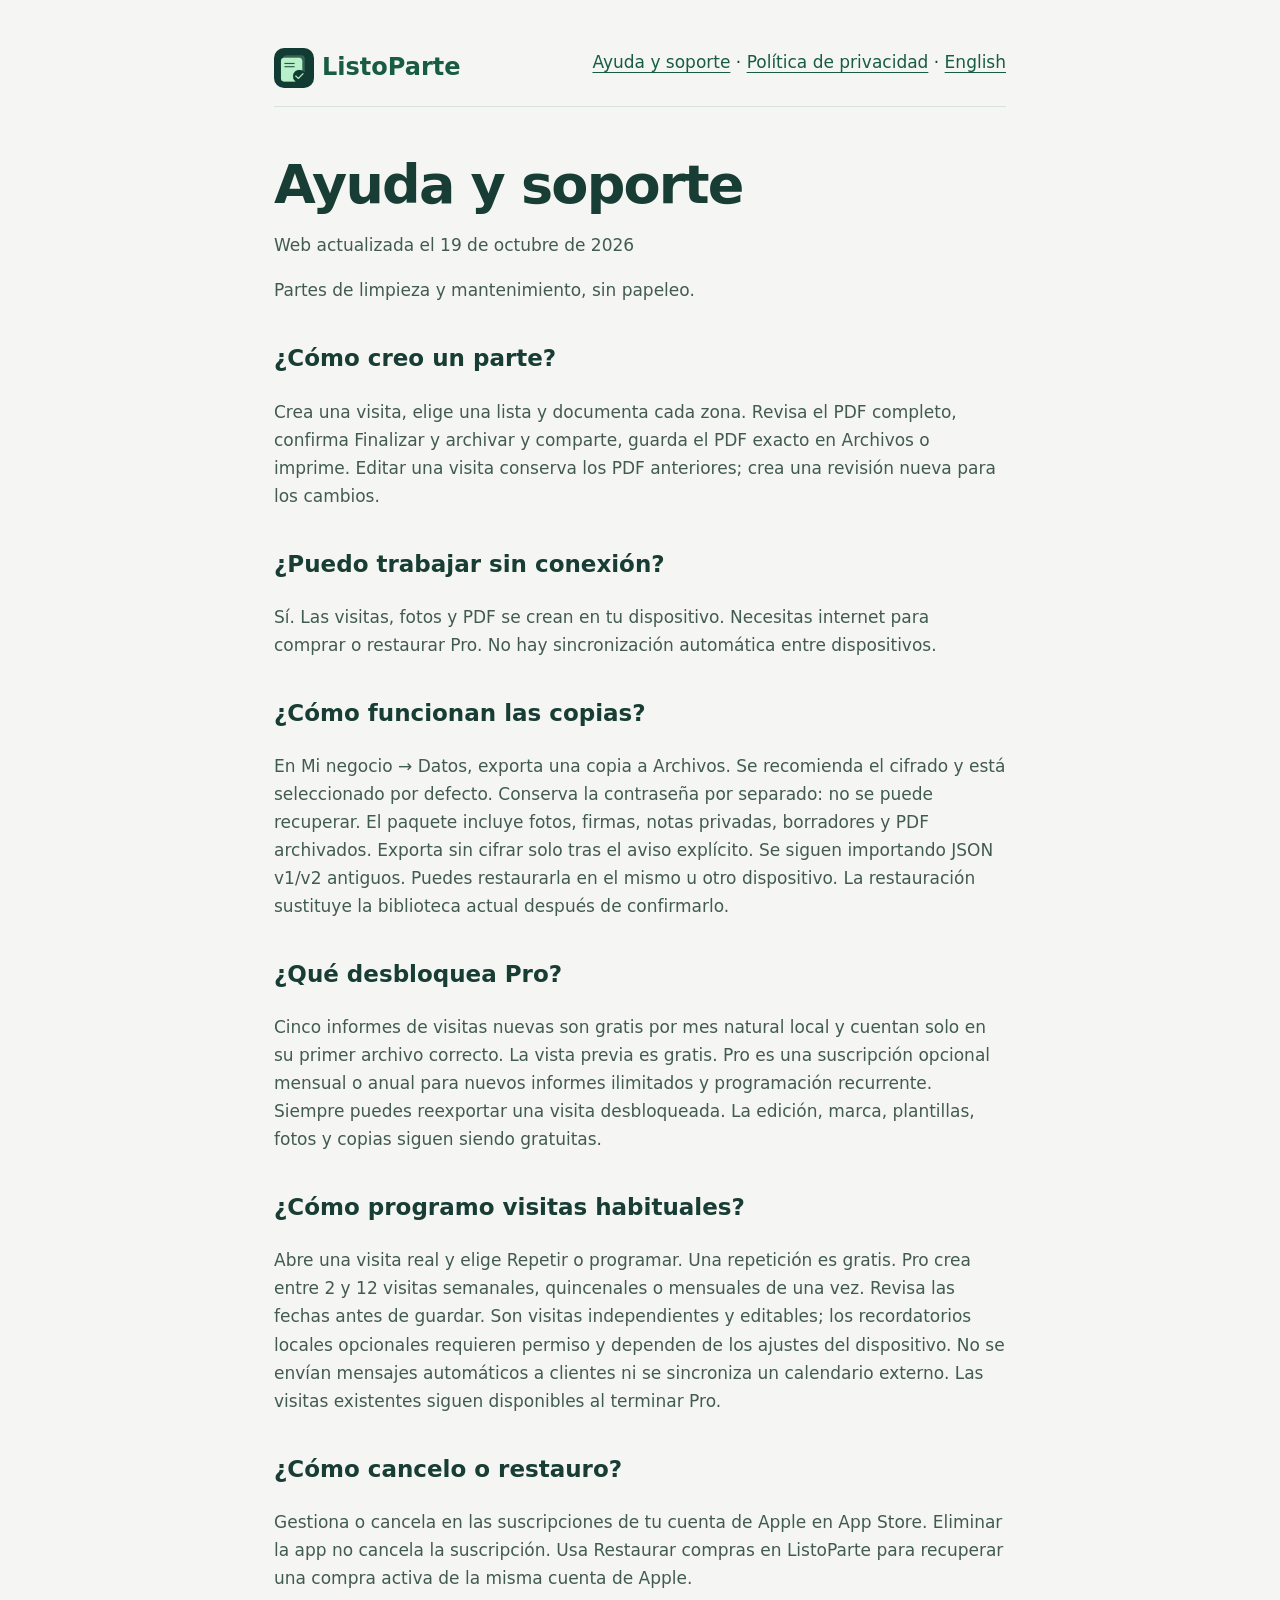
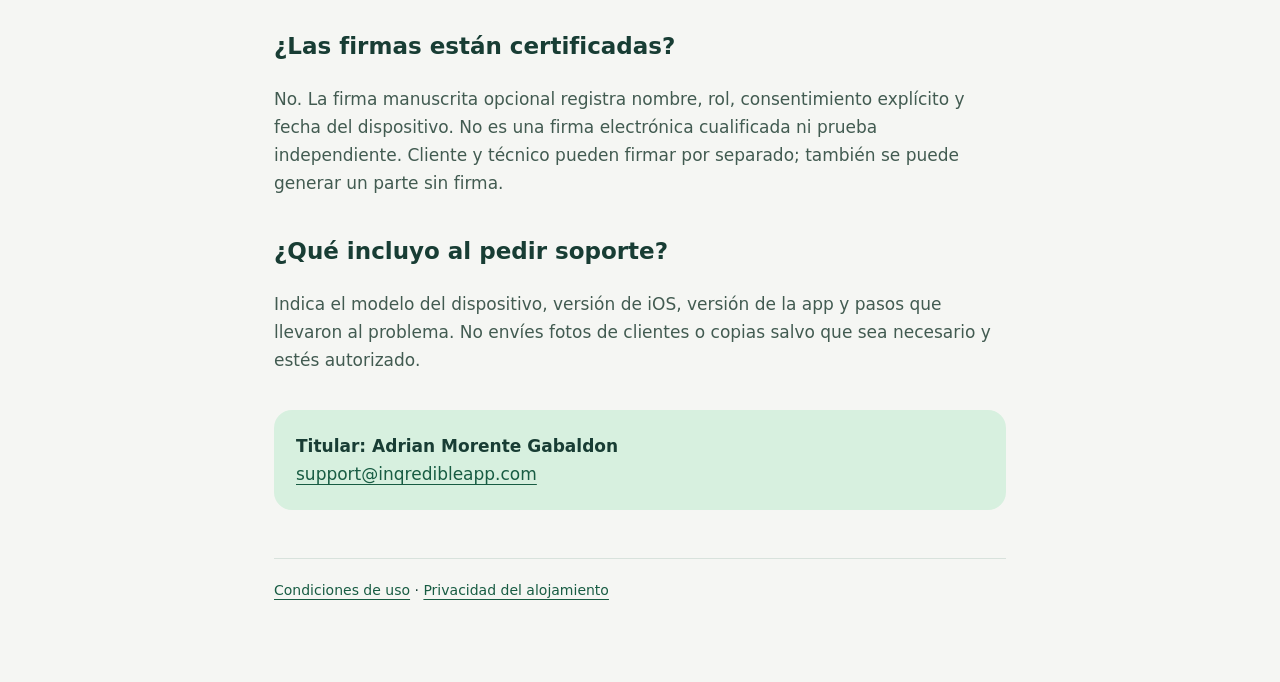
<file: listoparte/es/support.html>
<!doctype html><html lang="es"><head><meta charset="utf-8"><meta name="viewport" content="width=device-width,initial-scale=1"><meta name="referrer" content="no-referrer"><meta name="description" content="Ayuda y soporte · ListoParte · Partes de limpieza y mantenimiento, sin papeleo."><title>Ayuda y soporte · ListoParte</title><link rel="canonical" href="https://inqredibleapp.com/listoparte/es/support.html"><link rel="icon" href="../assets/app-icon.png"><link rel="stylesheet" href="../style.css"></head><body><main><nav><a class="brand" href="support.html"><img src="../assets/app-icon.png" alt="" width="40" height="40" style="vertical-align:middle;border-radius:10px;margin-right:8px">ListoParte</a><span><a href="support.html">Ayuda y soporte</a> · <a href="privacy.html">Política de privacidad</a> · <a href="../support.html" lang="en">English</a></span></nav><h1>Ayuda y soporte</h1><p>Web actualizada el 19 de octubre de 2026</p><p>Partes de limpieza y mantenimiento, sin papeleo.</p><section><h2>¿Cómo creo un parte?</h2><p>Crea una visita, elige una lista y documenta cada zona. Revisa el PDF completo, confirma Finalizar y archivar y comparte, guarda el PDF exacto en Archivos o imprime. Editar una visita conserva los PDF anteriores; crea una revisión nueva para los cambios.</p></section><section><h2>¿Puedo trabajar sin conexión?</h2><p>Sí. Las visitas, fotos y PDF se crean en tu dispositivo. Necesitas internet para comprar o restaurar Pro. No hay sincronización automática entre dispositivos.</p></section><section><h2>¿Cómo funcionan las copias?</h2><p>En Mi negocio → Datos, exporta una copia a Archivos. Se recomienda el cifrado y está seleccionado por defecto. Conserva la contraseña por separado: no se puede recuperar. El paquete incluye fotos, firmas, notas privadas, borradores y PDF archivados. Exporta sin cifrar solo tras el aviso explícito. Se siguen importando JSON v1/v2 antiguos. Puedes restaurarla en el mismo u otro dispositivo. La restauración sustituye la biblioteca actual después de confirmarlo.</p></section><section><h2>¿Qué desbloquea Pro?</h2><p>Cinco informes de visitas nuevas son gratis por mes natural local y cuentan solo en su primer archivo correcto. La vista previa es gratis. Pro es una suscripción opcional mensual o anual para nuevos informes ilimitados y programación recurrente. Siempre puedes reexportar una visita desbloqueada. La edición, marca, plantillas, fotos y copias siguen siendo gratuitas.</p></section><section><h2>¿Cómo programo visitas habituales?</h2><p>Abre una visita real y elige Repetir o programar. Una repetición es gratis. Pro crea entre 2 y 12 visitas semanales, quincenales o mensuales de una vez. Revisa las fechas antes de guardar. Son visitas independientes y editables; los recordatorios locales opcionales requieren permiso y dependen de los ajustes del dispositivo. No se envían mensajes automáticos a clientes ni se sincroniza un calendario externo. Las visitas existentes siguen disponibles al terminar Pro.</p></section><section><h2>¿Cómo cancelo o restauro?</h2><p>Gestiona o cancela en las suscripciones de tu cuenta de Apple en App Store. Eliminar la app no cancela la suscripción. Usa Restaurar compras en ListoParte para recuperar una compra activa de la misma cuenta de Apple.</p></section><section><h2>¿Las firmas están certificadas?</h2><p>No. La firma manuscrita opcional registra nombre, rol, consentimiento explícito y fecha del dispositivo. No es una firma electrónica cualificada ni prueba independiente. Cliente y técnico pueden firmar por separado; también se puede generar un parte sin firma.</p></section><section><h2>¿Qué incluyo al pedir soporte?</h2><p>Indica el modelo del dispositivo, versión de iOS, versión de la app y pasos que llevaron al problema. No envíes fotos de clientes o copias salvo que sea necesario y estés autorizado.</p></section><div class="contact"><strong>Titular: Adrian Morente Gabaldon</strong><br><a href="mailto:support@inqredibleapp.com?subject=ListoParte%20Support">support@inqredibleapp.com</a></div><footer><a href="https://www.apple.com/legal/internet-services/itunes/dev/stdeula/">Condiciones de uso</a> · <a href="https://docs.github.com/en/site-policy/privacy-policies/github-general-privacy-statement">Privacidad del alojamiento</a></footer></main></body></html>
</file>
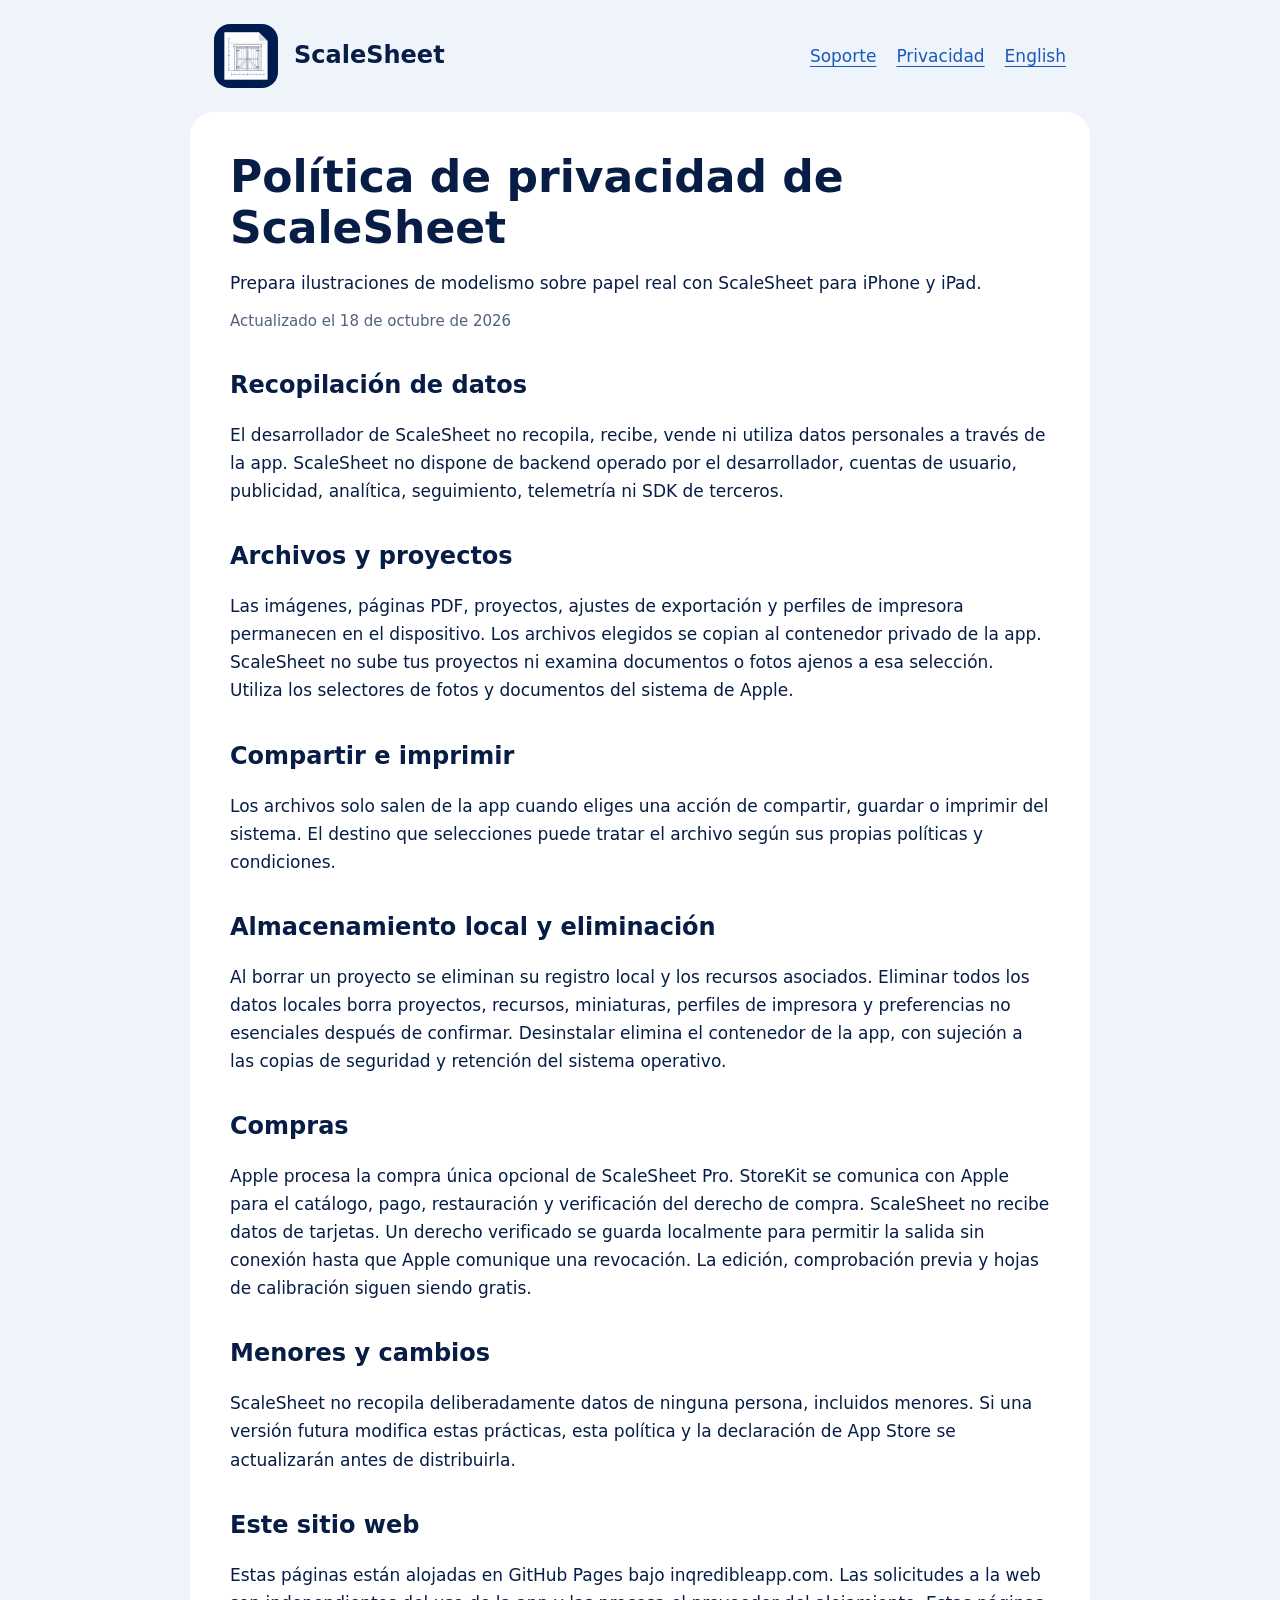
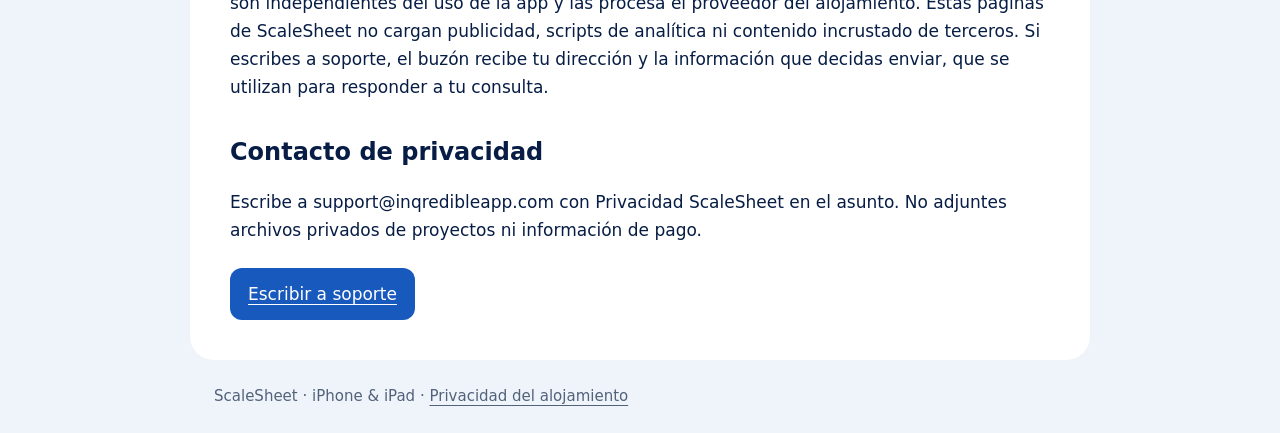
<file: scalesheet/es/privacy.html>
<!doctype html>
<html lang="es"><head><meta charset="utf-8"><meta name="viewport" content="width=device-width,initial-scale=1">
<title>Política de privacidad de ScaleSheet</title><meta name="description" content="Prepara ilustraciones de modelismo sobre papel real con ScaleSheet para iPhone y iPad.">
<link rel="canonical" href="https://inqredibleapp.com/scalesheet/es/privacy.html"><link rel="alternate" hreflang="en" href="https://inqredibleapp.com/scalesheet/privacy.html">
<link rel="icon" href="../assets/app-icon.png"><link rel="stylesheet" href="../styles.css"></head>
<body><header><img src="../assets/app-icon.png" alt="" width="64" height="64"><strong>ScaleSheet</strong><nav aria-label="Navegación"><a href="soporte.html">Soporte</a><a href="privacy.html">Privacidad</a><a href="../privacy.html" lang="en">English</a></nav></header>
<main><h1>Política de privacidad de ScaleSheet</h1><p>Prepara ilustraciones de modelismo sobre papel real con ScaleSheet para iPhone y iPad.</p><p class="muted">Actualizado el 18 de octubre de 2026</p><section><h2>Recopilación de datos</h2><p>El desarrollador de ScaleSheet no recopila, recibe, vende ni utiliza datos personales a través de la app. ScaleSheet no dispone de backend operado por el desarrollador, cuentas de usuario, publicidad, analítica, seguimiento, telemetría ni SDK de terceros.</p></section><section><h2>Archivos y proyectos</h2><p>Las imágenes, páginas PDF, proyectos, ajustes de exportación y perfiles de impresora permanecen en el dispositivo. Los archivos elegidos se copian al contenedor privado de la app. ScaleSheet no sube tus proyectos ni examina documentos o fotos ajenos a esa selección. Utiliza los selectores de fotos y documentos del sistema de Apple.</p></section><section><h2>Compartir e imprimir</h2><p>Los archivos solo salen de la app cuando eliges una acción de compartir, guardar o imprimir del sistema. El destino que selecciones puede tratar el archivo según sus propias políticas y condiciones.</p></section><section><h2>Almacenamiento local y eliminación</h2><p>Al borrar un proyecto se eliminan su registro local y los recursos asociados. Eliminar todos los datos locales borra proyectos, recursos, miniaturas, perfiles de impresora y preferencias no esenciales después de confirmar. Desinstalar elimina el contenedor de la app, con sujeción a las copias de seguridad y retención del sistema operativo.</p></section><section><h2>Compras</h2><p>Apple procesa la compra única opcional de ScaleSheet Pro. StoreKit se comunica con Apple para el catálogo, pago, restauración y verificación del derecho de compra. ScaleSheet no recibe datos de tarjetas. Un derecho verificado se guarda localmente para permitir la salida sin conexión hasta que Apple comunique una revocación. La edición, comprobación previa y hojas de calibración siguen siendo gratis.</p></section><section><h2>Menores y cambios</h2><p>ScaleSheet no recopila deliberadamente datos de ninguna persona, incluidos menores. Si una versión futura modifica estas prácticas, esta política y la declaración de App Store se actualizarán antes de distribuirla.</p></section><section><h2>Este sitio web</h2><p>Estas páginas están alojadas en GitHub Pages bajo inqredibleapp.com. Las solicitudes a la web son independientes del uso de la app y las procesa el proveedor del alojamiento. Estas páginas de ScaleSheet no cargan publicidad, scripts de analítica ni contenido incrustado de terceros. Si escribes a soporte, el buzón recibe tu dirección y la información que decidas enviar, que se utilizan para responder a tu consulta.</p></section><section><h2>Contacto de privacidad</h2><p>Escribe a support@inqredibleapp.com con Privacidad ScaleSheet en el asunto. No adjuntes archivos privados de proyectos ni información de pago.</p></section><a class="contact" href="mailto:support@inqredibleapp.com?subject=ScaleSheet%20Privacy">Escribir a soporte</a></main>
<footer>ScaleSheet · iPhone &amp; iPad · <a href="https://docs.github.com/en/site-policy/privacy-policies/github-general-privacy-statement">Privacidad del alojamiento</a></footer></body></html>
</file>
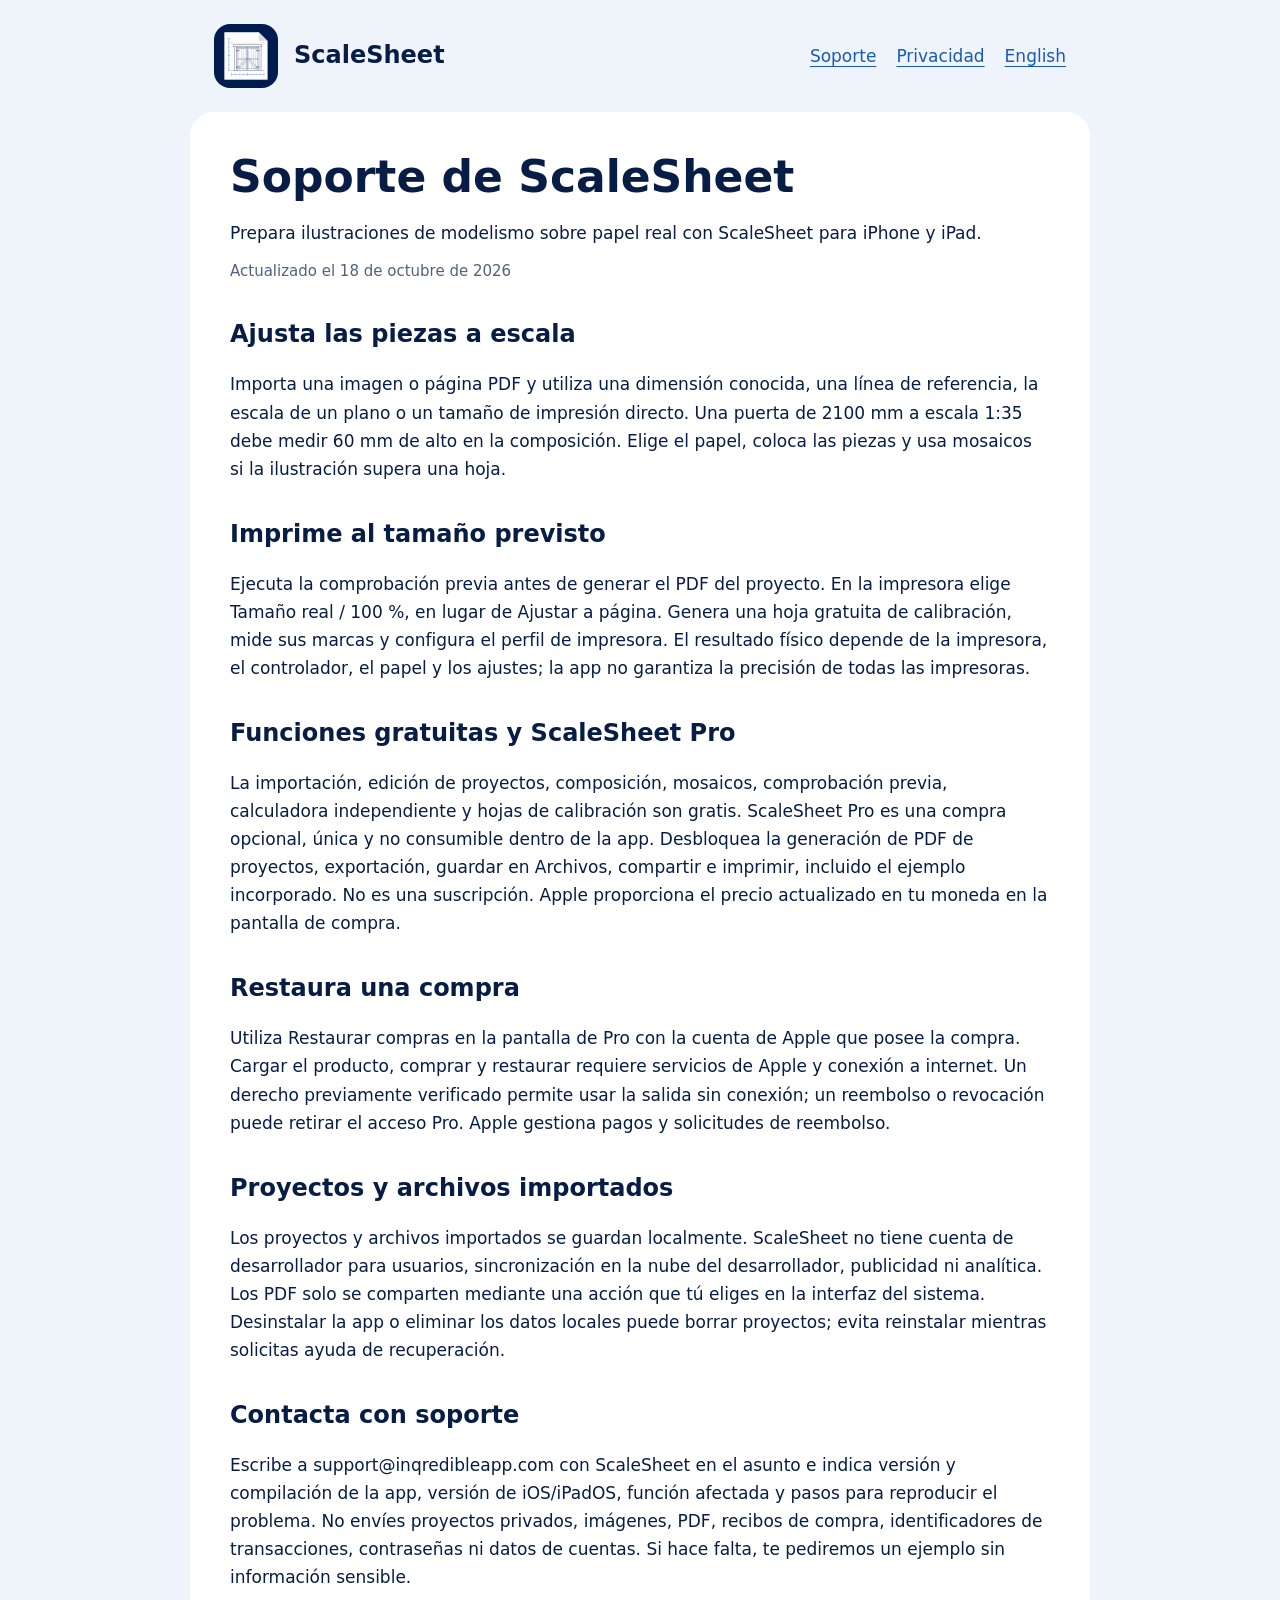
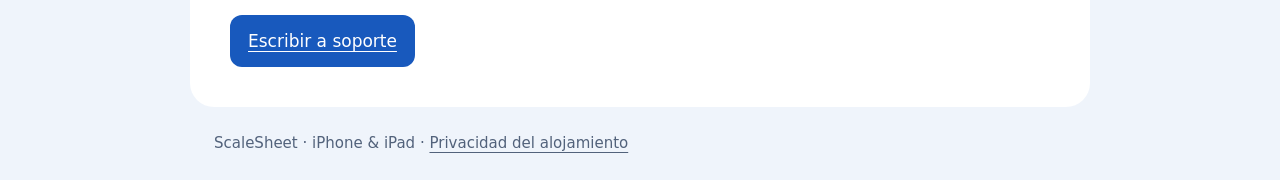
<file: scalesheet/es/soporte.html>
<!doctype html>
<html lang="es"><head><meta charset="utf-8"><meta name="viewport" content="width=device-width,initial-scale=1">
<title>Soporte de ScaleSheet</title><meta name="description" content="Prepara ilustraciones de modelismo sobre papel real con ScaleSheet para iPhone y iPad.">
<link rel="canonical" href="https://inqredibleapp.com/scalesheet/es/soporte.html"><link rel="alternate" hreflang="en" href="https://inqredibleapp.com/scalesheet/support.html">
<link rel="icon" href="../assets/app-icon.png"><link rel="stylesheet" href="../styles.css"></head>
<body><header><img src="../assets/app-icon.png" alt="" width="64" height="64"><strong>ScaleSheet</strong><nav aria-label="Navegación"><a href="soporte.html">Soporte</a><a href="privacy.html">Privacidad</a><a href="../support.html" lang="en">English</a></nav></header>
<main><h1>Soporte de ScaleSheet</h1><p>Prepara ilustraciones de modelismo sobre papel real con ScaleSheet para iPhone y iPad.</p><p class="muted">Actualizado el 18 de octubre de 2026</p><section><h2>Ajusta las piezas a escala</h2><p>Importa una imagen o página PDF y utiliza una dimensión conocida, una línea de referencia, la escala de un plano o un tamaño de impresión directo. Una puerta de 2100 mm a escala 1:35 debe medir 60 mm de alto en la composición. Elige el papel, coloca las piezas y usa mosaicos si la ilustración supera una hoja.</p></section><section><h2>Imprime al tamaño previsto</h2><p>Ejecuta la comprobación previa antes de generar el PDF del proyecto. En la impresora elige Tamaño real / 100 %, en lugar de Ajustar a página. Genera una hoja gratuita de calibración, mide sus marcas y configura el perfil de impresora. El resultado físico depende de la impresora, el controlador, el papel y los ajustes; la app no garantiza la precisión de todas las impresoras.</p></section><section><h2>Funciones gratuitas y ScaleSheet Pro</h2><p>La importación, edición de proyectos, composición, mosaicos, comprobación previa, calculadora independiente y hojas de calibración son gratis. ScaleSheet Pro es una compra opcional, única y no consumible dentro de la app. Desbloquea la generación de PDF de proyectos, exportación, guardar en Archivos, compartir e imprimir, incluido el ejemplo incorporado. No es una suscripción. Apple proporciona el precio actualizado en tu moneda en la pantalla de compra.</p></section><section><h2>Restaura una compra</h2><p>Utiliza Restaurar compras en la pantalla de Pro con la cuenta de Apple que posee la compra. Cargar el producto, comprar y restaurar requiere servicios de Apple y conexión a internet. Un derecho previamente verificado permite usar la salida sin conexión; un reembolso o revocación puede retirar el acceso Pro. Apple gestiona pagos y solicitudes de reembolso.</p></section><section><h2>Proyectos y archivos importados</h2><p>Los proyectos y archivos importados se guardan localmente. ScaleSheet no tiene cuenta de desarrollador para usuarios, sincronización en la nube del desarrollador, publicidad ni analítica. Los PDF solo se comparten mediante una acción que tú eliges en la interfaz del sistema. Desinstalar la app o eliminar los datos locales puede borrar proyectos; evita reinstalar mientras solicitas ayuda de recuperación.</p></section><section><h2>Contacta con soporte</h2><p>Escribe a support@inqredibleapp.com con ScaleSheet en el asunto e indica versión y compilación de la app, versión de iOS/iPadOS, función afectada y pasos para reproducir el problema. No envíes proyectos privados, imágenes, PDF, recibos de compra, identificadores de transacciones, contraseñas ni datos de cuentas. Si hace falta, te pediremos un ejemplo sin información sensible.</p></section><a class="contact" href="mailto:support@inqredibleapp.com?subject=ScaleSheet%20Support">Escribir a soporte</a></main>
<footer>ScaleSheet · iPhone &amp; iPad · <a href="https://docs.github.com/en/site-policy/privacy-policies/github-general-privacy-statement">Privacidad del alojamiento</a></footer></body></html>
</file>
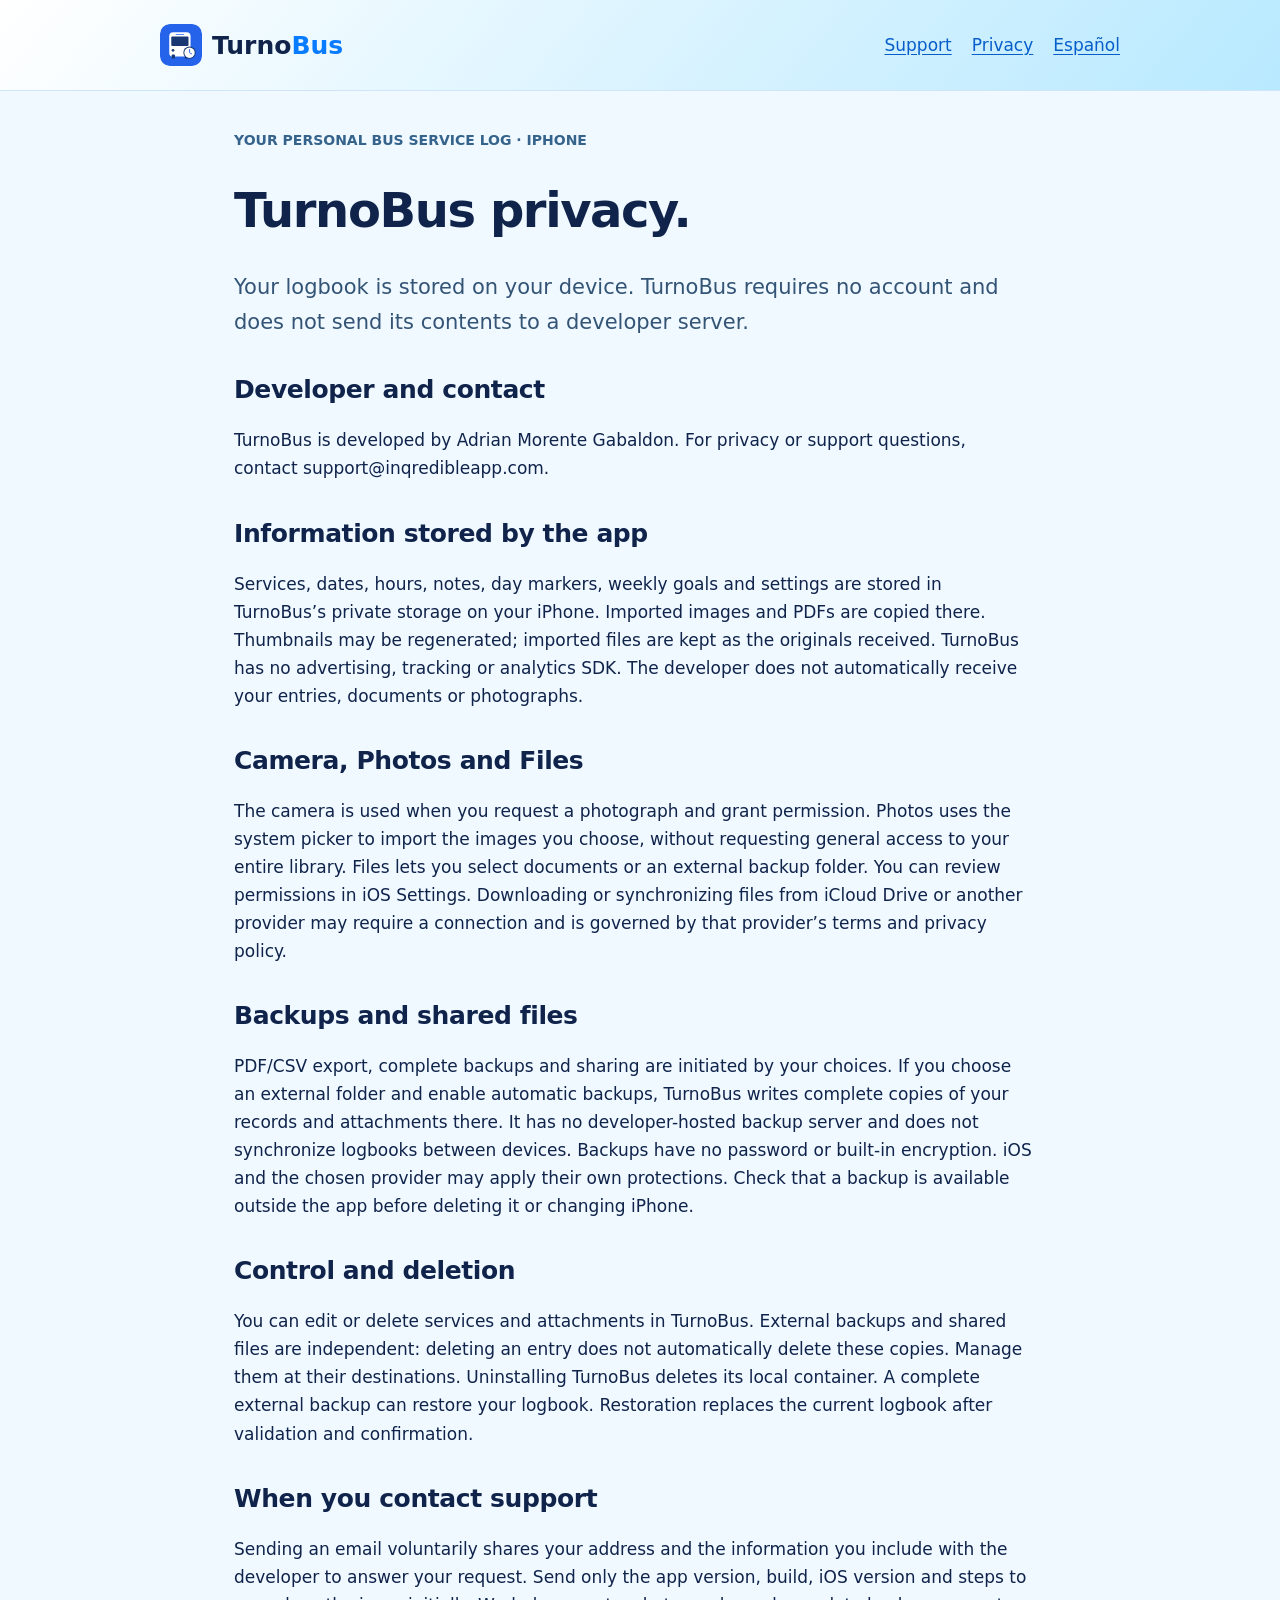
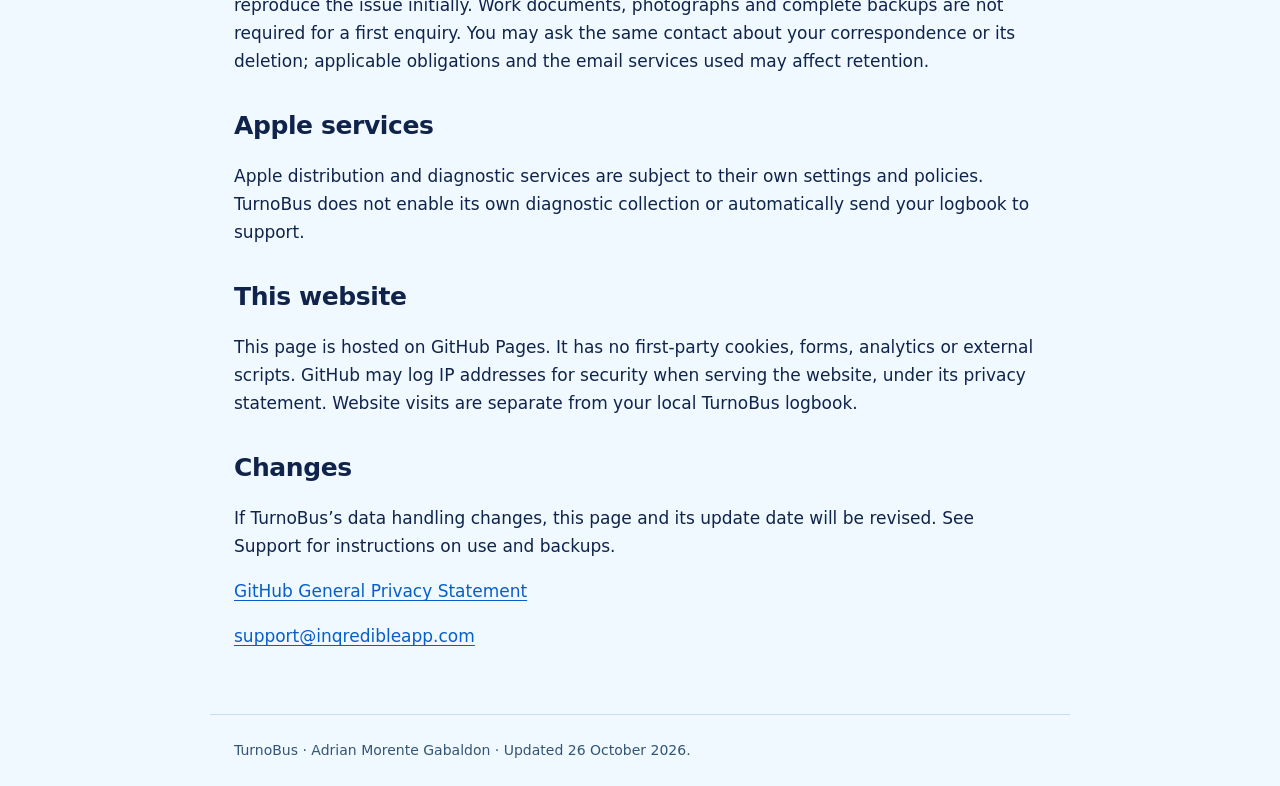
<file: turnobus/en/privacy.html>
<!doctype html><html lang="en"><head><meta charset="utf-8"><meta name="viewport" content="width=device-width,initial-scale=1"><title>TurnoBus privacy. · TurnoBus</title><link rel="canonical" href="https://inqredibleapp.com/turnobus/en/privacy.html"><link rel="stylesheet" href="../styles.css"><link rel="icon" href="../icon.svg" type="image/svg+xml"></head><body><header><nav aria-label="Navigation"><a class="brand" href="support.html"><img src="../icon.svg" alt=""><b>Turno<span>Bus</span></b></a><a href="support.html">Support</a><a href="privacy.html">Privacy</a><a href="../es/soporte.html" lang="es">Español</a></nav></header><main><p class="eyebrow">YOUR PERSONAL BUS SERVICE LOG · IPHONE</p><h1>TurnoBus privacy.</h1><p class="lead">Your logbook is stored on your device. TurnoBus requires no account and does not send its contents to a developer server.</p><h2>Developer and contact</h2><p>TurnoBus is developed by Adrian Morente Gabaldon. For privacy or support questions, contact support@inqredibleapp.com.</p><h2>Information stored by the app</h2><p>Services, dates, hours, notes, day markers, weekly goals and settings are stored in TurnoBus’s private storage on your iPhone. Imported images and PDFs are copied there. Thumbnails may be regenerated; imported files are kept as the originals received. TurnoBus has no advertising, tracking or analytics SDK. The developer does not automatically receive your entries, documents or photographs.</p><h2>Camera, Photos and Files</h2><p>The camera is used when you request a photograph and grant permission. Photos uses the system picker to import the images you choose, without requesting general access to your entire library. Files lets you select documents or an external backup folder. You can review permissions in iOS Settings. Downloading or synchronizing files from iCloud Drive or another provider may require a connection and is governed by that provider’s terms and privacy policy.</p><h2>Backups and shared files</h2><p>PDF/CSV export, complete backups and sharing are initiated by your choices. If you choose an external folder and enable automatic backups, TurnoBus writes complete copies of your records and attachments there. It has no developer-hosted backup server and does not synchronize logbooks between devices. Backups have no password or built-in encryption. iOS and the chosen provider may apply their own protections. Check that a backup is available outside the app before deleting it or changing iPhone.</p><h2>Control and deletion</h2><p>You can edit or delete services and attachments in TurnoBus. External backups and shared files are independent: deleting an entry does not automatically delete these copies. Manage them at their destinations. Uninstalling TurnoBus deletes its local container. A complete external backup can restore your logbook. Restoration replaces the current logbook after validation and confirmation.</p><h2>When you contact support</h2><p>Sending an email voluntarily shares your address and the information you include with the developer to answer your request. Send only the app version, build, iOS version and steps to reproduce the issue initially. Work documents, photographs and complete backups are not required for a first enquiry. You may ask the same contact about your correspondence or its deletion; applicable obligations and the email services used may affect retention.</p><h2>Apple services</h2><p>Apple distribution and diagnostic services are subject to their own settings and policies. TurnoBus does not enable its own diagnostic collection or automatically send your logbook to support.</p><h2>This website</h2><p>This page is hosted on GitHub Pages. It has no first-party cookies, forms, analytics or external scripts. GitHub may log IP addresses for security when serving the website, under its privacy statement. Website visits are separate from your local TurnoBus logbook.</p><h2>Changes</h2><p>If TurnoBus’s data handling changes, this page and its update date will be revised. See Support for instructions on use and backups.</p><p><a href="https://docs.github.com/en/site-policy/privacy-policies/github-general-privacy-statement">GitHub General Privacy Statement</a></p><p><a href="mailto:support@inqredibleapp.com?subject=TurnoBus">support@inqredibleapp.com</a></p></main><footer>TurnoBus · Adrian Morente Gabaldon · Updated 26 October 2026.</footer></body></html>
</file>
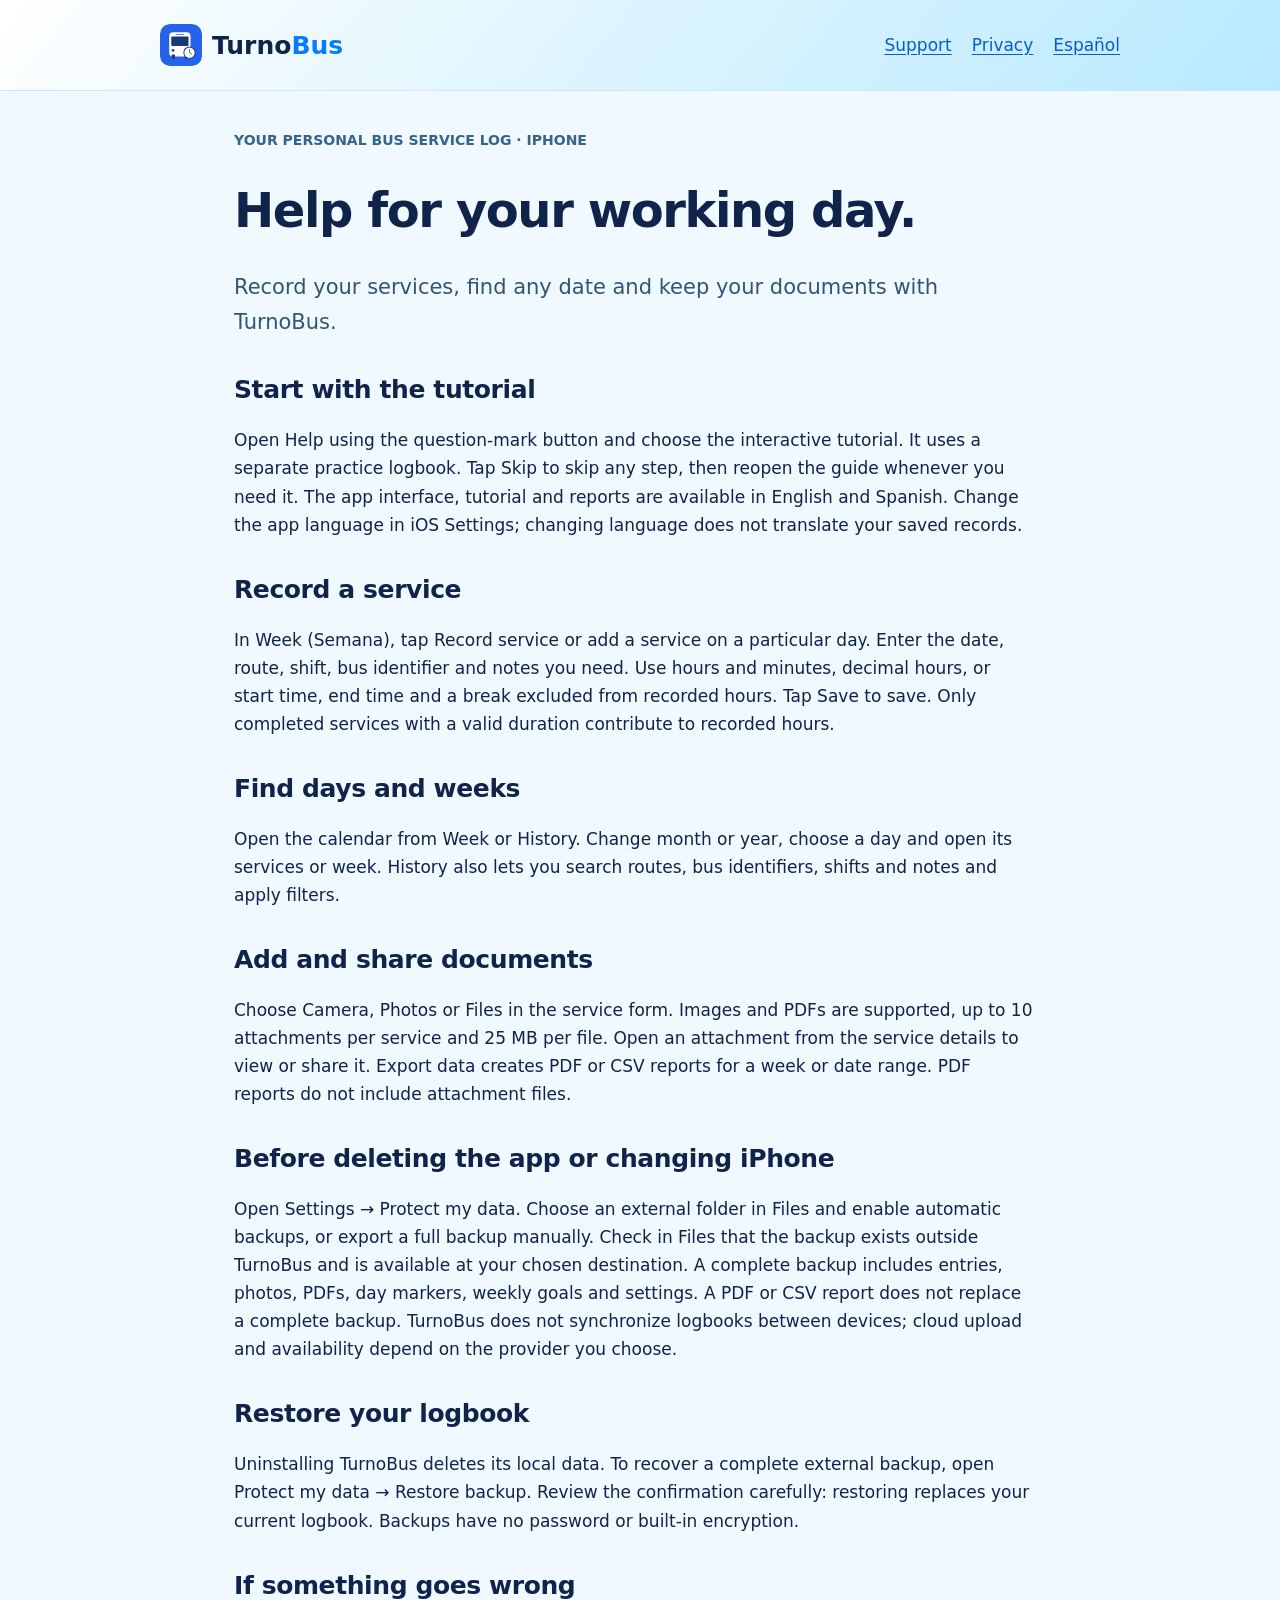
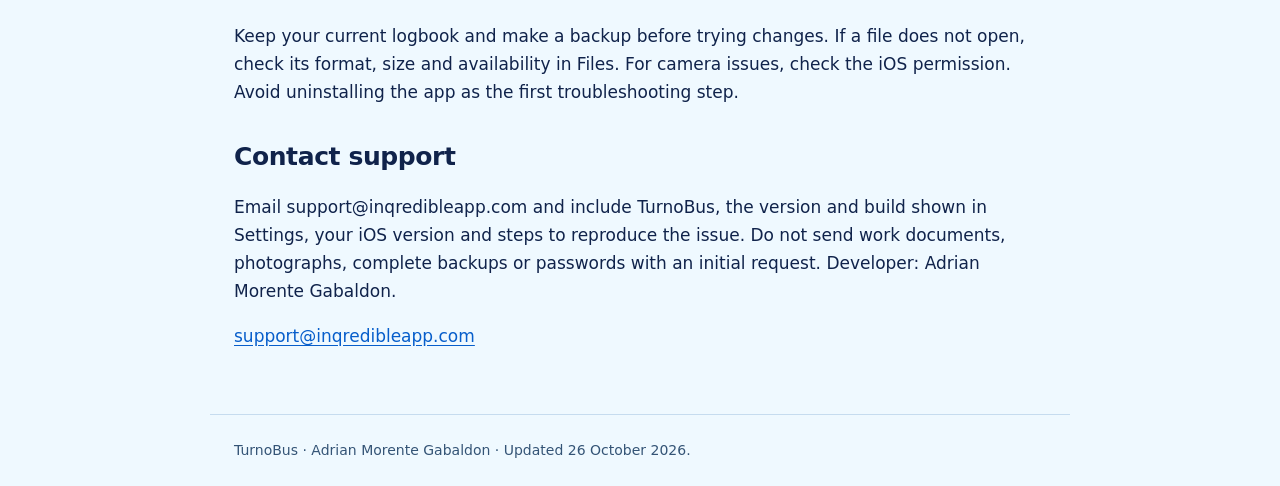
<file: turnobus/en/support.html>
<!doctype html><html lang="en"><head><meta charset="utf-8"><meta name="viewport" content="width=device-width,initial-scale=1"><title>Help for your working day. · TurnoBus</title><link rel="canonical" href="https://inqredibleapp.com/turnobus/en/support.html"><link rel="stylesheet" href="../styles.css"><link rel="icon" href="../icon.svg" type="image/svg+xml"></head><body><header><nav aria-label="Navigation"><a class="brand" href="support.html"><img src="../icon.svg" alt=""><b>Turno<span>Bus</span></b></a><a href="support.html">Support</a><a href="privacy.html">Privacy</a><a href="../es/soporte.html" lang="es">Español</a></nav></header><main><p class="eyebrow">YOUR PERSONAL BUS SERVICE LOG · IPHONE</p><h1>Help for your working day.</h1><p class="lead">Record your services, find any date and keep your documents with TurnoBus.</p><h2>Start with the tutorial</h2><p>Open Help using the question-mark button and choose the interactive tutorial. It uses a separate practice logbook. Tap Skip to skip any step, then reopen the guide whenever you need it. The app interface, tutorial and reports are available in English and Spanish. Change the app language in iOS Settings; changing language does not translate your saved records.</p><h2>Record a service</h2><p>In Week (Semana), tap Record service or add a service on a particular day. Enter the date, route, shift, bus identifier and notes you need. Use hours and minutes, decimal hours, or start time, end time and a break excluded from recorded hours. Tap Save to save. Only completed services with a valid duration contribute to recorded hours.</p><h2>Find days and weeks</h2><p>Open the calendar from Week or History. Change month or year, choose a day and open its services or week. History also lets you search routes, bus identifiers, shifts and notes and apply filters.</p><h2>Add and share documents</h2><p>Choose Camera, Photos or Files in the service form. Images and PDFs are supported, up to 10 attachments per service and 25 MB per file. Open an attachment from the service details to view or share it. Export data creates PDF or CSV reports for a week or date range. PDF reports do not include attachment files.</p><h2>Before deleting the app or changing iPhone</h2><p>Open Settings → Protect my data. Choose an external folder in Files and enable automatic backups, or export a full backup manually. Check in Files that the backup exists outside TurnoBus and is available at your chosen destination. A complete backup includes entries, photos, PDFs, day markers, weekly goals and settings. A PDF or CSV report does not replace a complete backup. TurnoBus does not synchronize logbooks between devices; cloud upload and availability depend on the provider you choose.</p><h2>Restore your logbook</h2><p>Uninstalling TurnoBus deletes its local data. To recover a complete external backup, open Protect my data → Restore backup. Review the confirmation carefully: restoring replaces your current logbook. Backups have no password or built-in encryption.</p><h2>If something goes wrong</h2><p>Keep your current logbook and make a backup before trying changes. If a file does not open, check its format, size and availability in Files. For camera issues, check the iOS permission. Avoid uninstalling the app as the first troubleshooting step.</p><h2>Contact support</h2><p>Email support@inqredibleapp.com and include TurnoBus, the version and build shown in Settings, your iOS version and steps to reproduce the issue. Do not send work documents, photographs, complete backups or passwords with an initial request. Developer: Adrian Morente Gabaldon.</p><p><a href="mailto:support@inqredibleapp.com?subject=TurnoBus">support@inqredibleapp.com</a></p></main><footer>TurnoBus · Adrian Morente Gabaldon · Updated 26 October 2026.</footer></body></html>
</file>
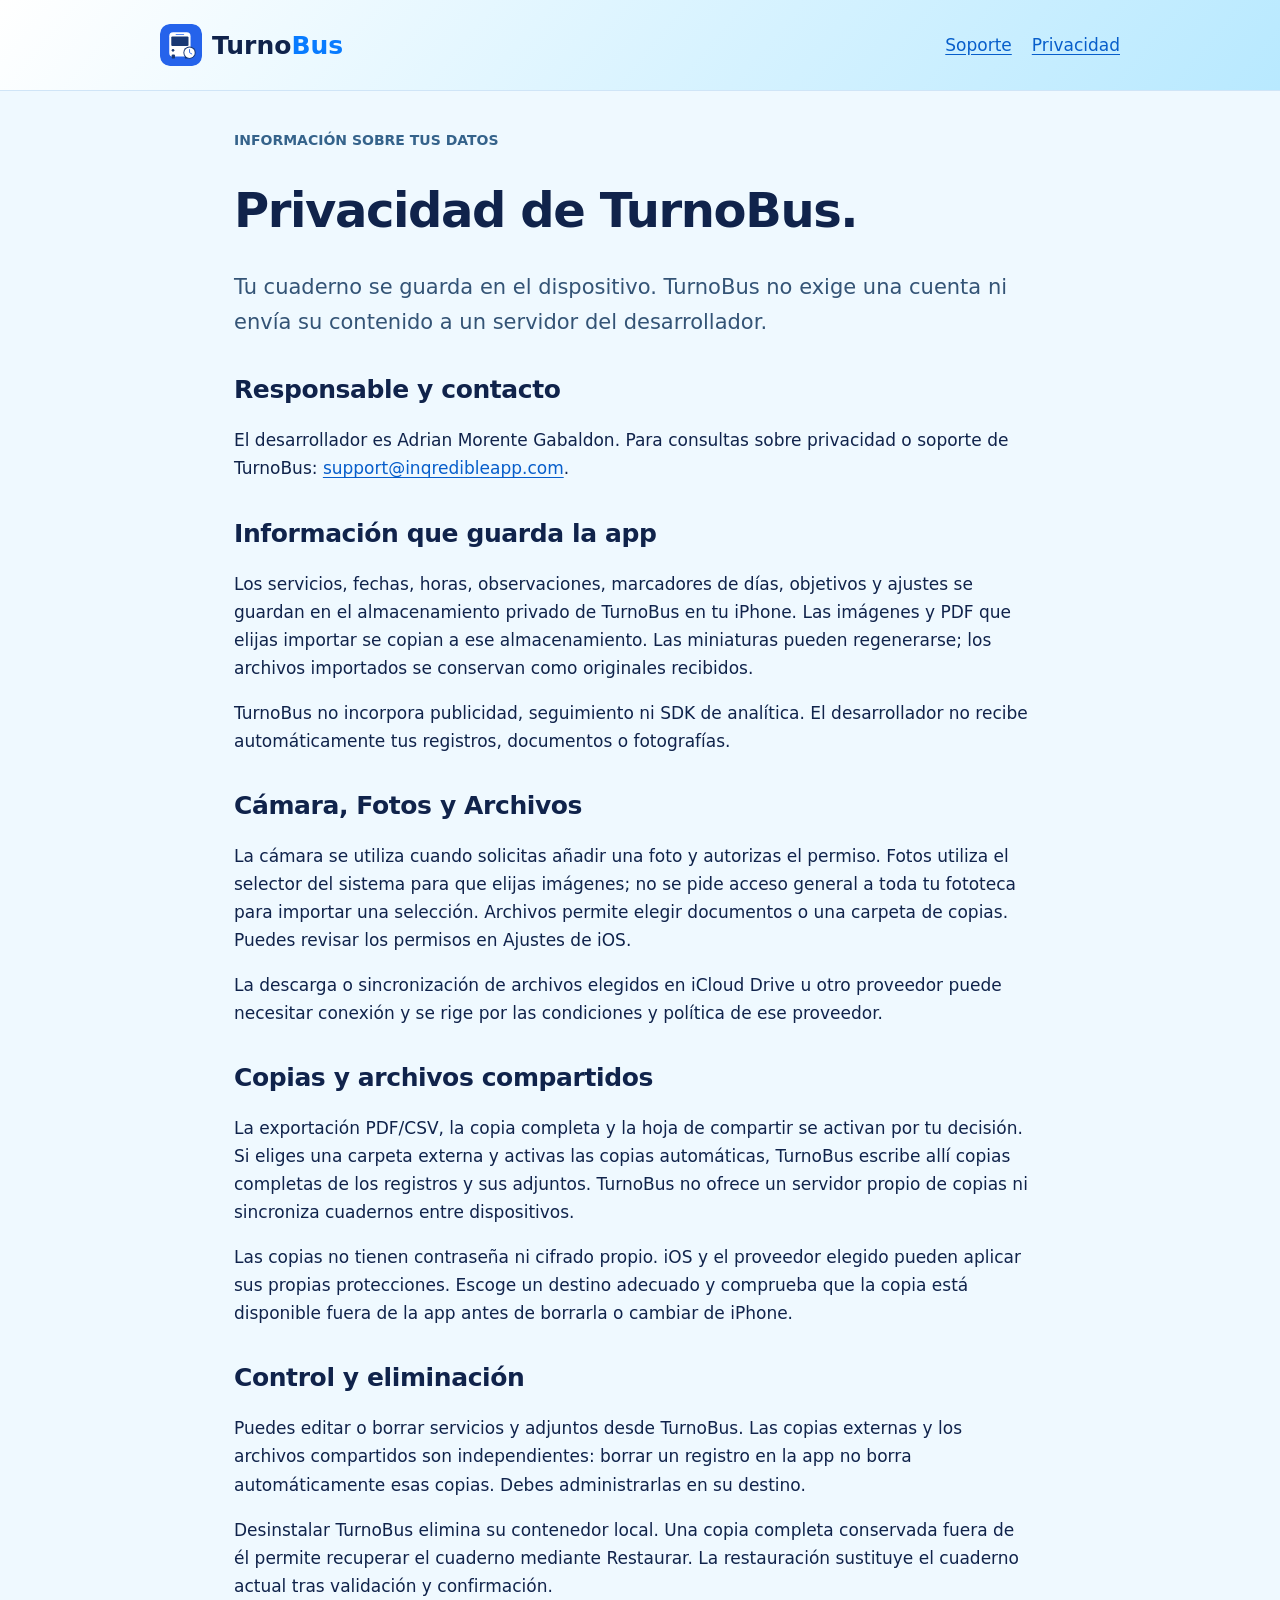
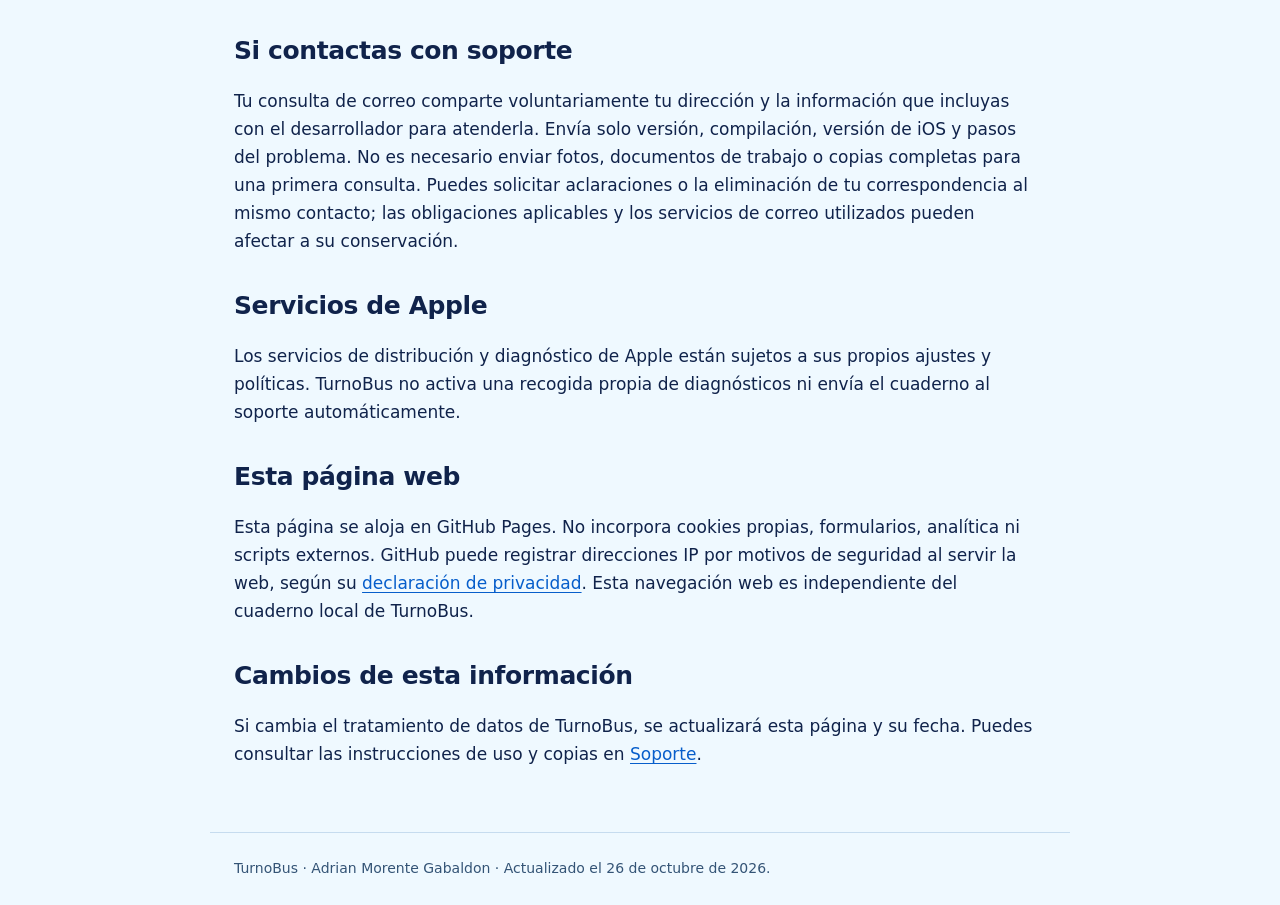
<file: turnobus/es/privacy.html>
<!doctype html><html lang="es"><head><meta charset="utf-8"><meta name="viewport" content="width=device-width,initial-scale=1"><title>Privacidad · TurnoBus</title><meta name="description" content="Información sobre almacenamiento local, permisos, copias y privacidad de TurnoBus."><link rel="canonical" href="https://inqredibleapp.com/turnobus/es/privacy.html"><link rel="stylesheet" href="../styles.css"><link rel="icon" href="../icon.svg" type="image/svg+xml"></head><body><header><nav aria-label="Navegación"><a class="brand" href="soporte.html"><img src="../icon.svg" alt=""><b>Turno<span>Bus</span></b></a><a href="soporte.html">Soporte</a><a href="privacy.html">Privacidad</a></nav></header><main><p class="eyebrow">INFORMACIÓN SOBRE TUS DATOS</p><h1>Privacidad de TurnoBus.</h1><p class="lead">Tu cuaderno se guarda en el dispositivo. TurnoBus no exige una cuenta ni envía su contenido a un servidor del desarrollador.</p>
<h2>Responsable y contacto</h2><p>El desarrollador es Adrian Morente Gabaldon. Para consultas sobre privacidad o soporte de TurnoBus: <a href="mailto:support@inqredibleapp.com?subject=Privacidad%20TurnoBus">support@inqredibleapp.com</a>.</p>
<h2>Información que guarda la app</h2><p>Los servicios, fechas, horas, observaciones, marcadores de días, objetivos y ajustes se guardan en el almacenamiento privado de TurnoBus en tu iPhone. Las imágenes y PDF que elijas importar se copian a ese almacenamiento. Las miniaturas pueden regenerarse; los archivos importados se conservan como originales recibidos.</p><p>TurnoBus no incorpora publicidad, seguimiento ni SDK de analítica. El desarrollador no recibe automáticamente tus registros, documentos o fotografías.</p>
<h2>Cámara, Fotos y Archivos</h2><p>La cámara se utiliza cuando solicitas añadir una foto y autorizas el permiso. Fotos utiliza el selector del sistema para que elijas imágenes; no se pide acceso general a toda tu fototeca para importar una selección. Archivos permite elegir documentos o una carpeta de copias. Puedes revisar los permisos en Ajustes de iOS.</p><p>La descarga o sincronización de archivos elegidos en iCloud Drive u otro proveedor puede necesitar conexión y se rige por las condiciones y política de ese proveedor.</p>
<h2>Copias y archivos compartidos</h2><p>La exportación PDF/CSV, la copia completa y la hoja de compartir se activan por tu decisión. Si eliges una carpeta externa y activas las copias automáticas, TurnoBus escribe allí copias completas de los registros y sus adjuntos. TurnoBus no ofrece un servidor propio de copias ni sincroniza cuadernos entre dispositivos.</p><p>Las copias no tienen contraseña ni cifrado propio. iOS y el proveedor elegido pueden aplicar sus propias protecciones. Escoge un destino adecuado y comprueba que la copia está disponible fuera de la app antes de borrarla o cambiar de iPhone.</p>
<h2>Control y eliminación</h2><p>Puedes editar o borrar servicios y adjuntos desde TurnoBus. Las copias externas y los archivos compartidos son independientes: borrar un registro en la app no borra automáticamente esas copias. Debes administrarlas en su destino.</p><p>Desinstalar TurnoBus elimina su contenedor local. Una copia completa conservada fuera de él permite recuperar el cuaderno mediante Restaurar. La restauración sustituye el cuaderno actual tras validación y confirmación.</p>
<h2>Si contactas con soporte</h2><p>Tu consulta de correo comparte voluntariamente tu dirección y la información que incluyas con el desarrollador para atenderla. Envía solo versión, compilación, versión de iOS y pasos del problema. No es necesario enviar fotos, documentos de trabajo o copias completas para una primera consulta. Puedes solicitar aclaraciones o la eliminación de tu correspondencia al mismo contacto; las obligaciones aplicables y los servicios de correo utilizados pueden afectar a su conservación.</p>
<h2>Servicios de Apple</h2><p>Los servicios de distribución y diagnóstico de Apple están sujetos a sus propios ajustes y políticas. TurnoBus no activa una recogida propia de diagnósticos ni envía el cuaderno al soporte automáticamente.</p><h2>Esta página web</h2><p>Esta página se aloja en GitHub Pages. No incorpora cookies propias, formularios, analítica ni scripts externos. GitHub puede registrar direcciones IP por motivos de seguridad al servir la web, según su <a href="https://docs.github.com/en/site-policy/privacy-policies/github-general-privacy-statement">declaración de privacidad</a>. Esta navegación web es independiente del cuaderno local de TurnoBus.</p><h2>Cambios de esta información</h2><p>Si cambia el tratamiento de datos de TurnoBus, se actualizará esta página y su fecha. Puedes consultar las instrucciones de uso y copias en <a href="soporte.html">Soporte</a>.</p></main><footer>TurnoBus · Adrian Morente Gabaldon · Actualizado el 26 de octubre de 2026.</footer></body></html>
</file>
<file: listoparte/style.css>
*{box-sizing:border-box}body{margin:0;background:#f5f6f3;color:#183d34;font:17px/1.65 system-ui,-apple-system,sans-serif}main{max-width:780px;margin:auto;padding:48px 24px 80px}nav{display:flex;justify-content:space-between;gap:20px;flex-wrap:wrap;border-bottom:1px solid #d8e2dc;padding-bottom:18px}h1{font-size:clamp(34px,7vw,54px);letter-spacing:-1.8px;line-height:1.1;margin:48px 0 16px}h2{font-size:23px;margin-top:36px}p{color:#425b51}a{color:#185c43;text-underline-offset:4px}footer{margin-top:48px;border-top:1px solid #d8e2dc;padding-top:20px;font-size:14px}.brand{font-weight:800;text-decoration:none;font-size:24px}.contact{background:#d7f0df;border-radius:18px;padding:22px;margin-top:36px}
</file>
<file: scalesheet/styles.css>
*{box-sizing:border-box}body{margin:0;background:#eff4fb;color:#071d45;font:17px/1.65 system-ui,-apple-system,sans-serif}header,main,footer{max-width:900px;margin:auto;padding:24px}header{display:flex;align-items:center;gap:16px}header img{width:64px;height:64px;border-radius:16px}header strong{font-size:24px}nav{margin-left:auto;display:flex;gap:20px;flex-wrap:wrap}a{color:#1859bd;text-underline-offset:4px}main{background:#fff;padding:40px;border-radius:24px}h1{font-size:clamp(30px,5vw,44px);line-height:1.15;margin:0 0 16px}h2{font-size:24px;line-height:1.3;margin-top:36px}p{margin:12px 0}.muted,footer{color:#52627b;font-size:15px}.contact{display:inline-block;background:#1859bd;color:white;padding:12px 18px;border-radius:12px;margin-top:12px}footer a{color:inherit}@media(max-width:600px){header{flex-wrap:wrap}nav{margin-left:0;width:100%}main{border-radius:0;padding:26px 22px}body{font-size:16px}}
</file>
<file: turnobus/styles.css>
*{box-sizing:border-box}body{margin:0;color:#10234b;background:#eff9ff;font:17px/1.65 system-ui,-apple-system,sans-serif}a{color:#075ecb;text-underline-offset:3px}header{background:linear-gradient(130deg,#fff,#b8e9ff);border-bottom:1px solid #d0e5f7;padding:24px max(24px,calc((100vw - 960px)/2))}nav{display:flex;gap:20px;align-items:center;flex-wrap:wrap}.brand{font-size:25px;line-height:1;font-weight:800;text-decoration:none;color:#10234b;margin-right:auto;display:flex;align-items:center;gap:10px}.brand img{width:42px;height:42px;border-radius:10px}.brand span{color:#087bff}main{max-width:860px;margin:38px auto 64px;padding:0 24px}h1{font-size:clamp(34px,6vw,48px);line-height:1.12;letter-spacing:-1.4px}h2{font-size:25px;line-height:1.25;margin-top:35px;letter-spacing:-.4px}p,li{max-width:74ch}.lead{font-size:21px;color:#345476}.note,.contact{padding:20px 24px;border:1px solid #c4dcf6;border-radius:16px;background:white;margin:24px 0}.eyebrow{font-size:14px;font-weight:700;color:#35638b}.button{display:inline-block;background:#076deb;color:white;border-radius:12px;padding:10px 18px;text-decoration:none;font-weight:650}footer{max-width:860px;margin:0 auto;padding:24px;border-top:1px solid #c6dcef;color:#345476;font-size:14px}a:focus-visible{outline:3px solid #fbbf24;outline-offset:4px}@media(prefers-color-scheme:dark){body{background:#07172e;color:#edf7ff}header{background:linear-gradient(130deg,#102549,#103e70);border-color:#27466b}.brand{color:#fff}.brand span{color:#78dbff}a{color:#8bd9ff}.lead,.eyebrow,footer{color:#bdd6ef}.note,.contact{background:#102849;border-color:#315475}footer{border-color:#315475}}
</file>
